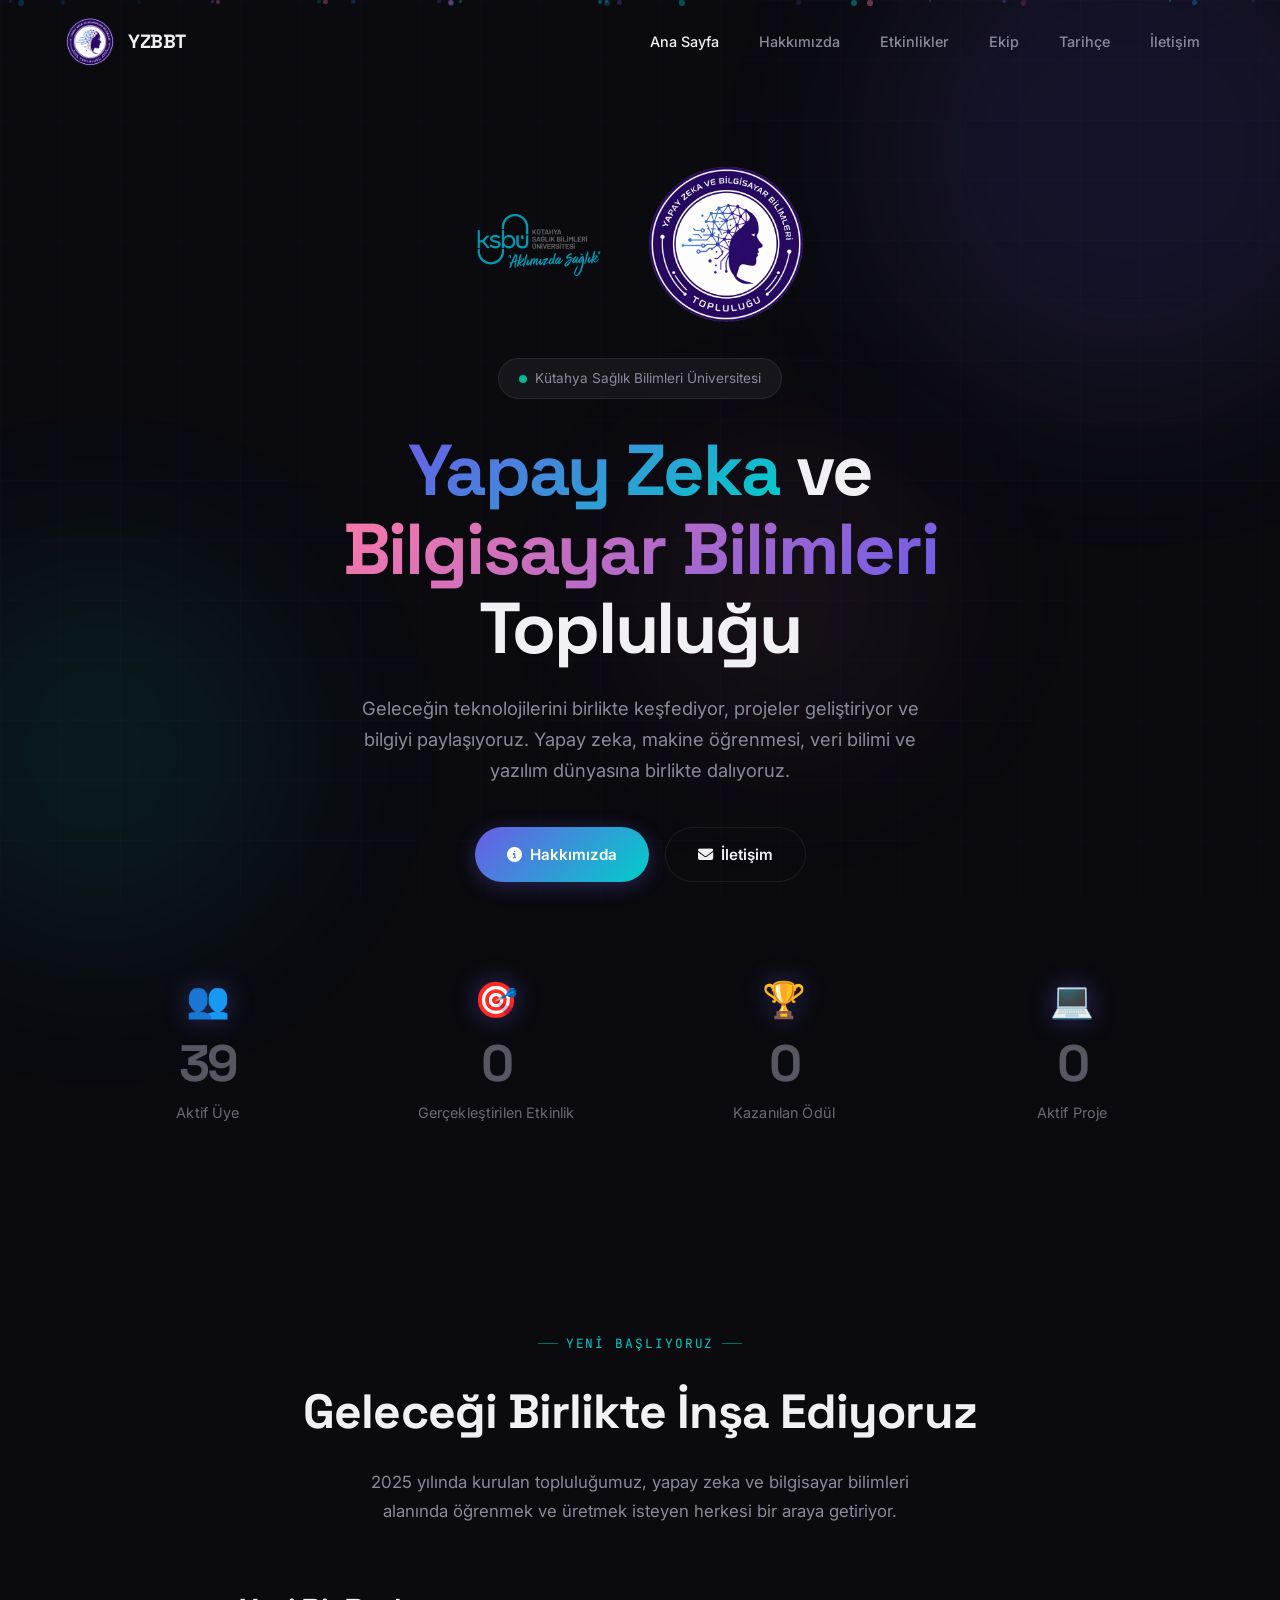
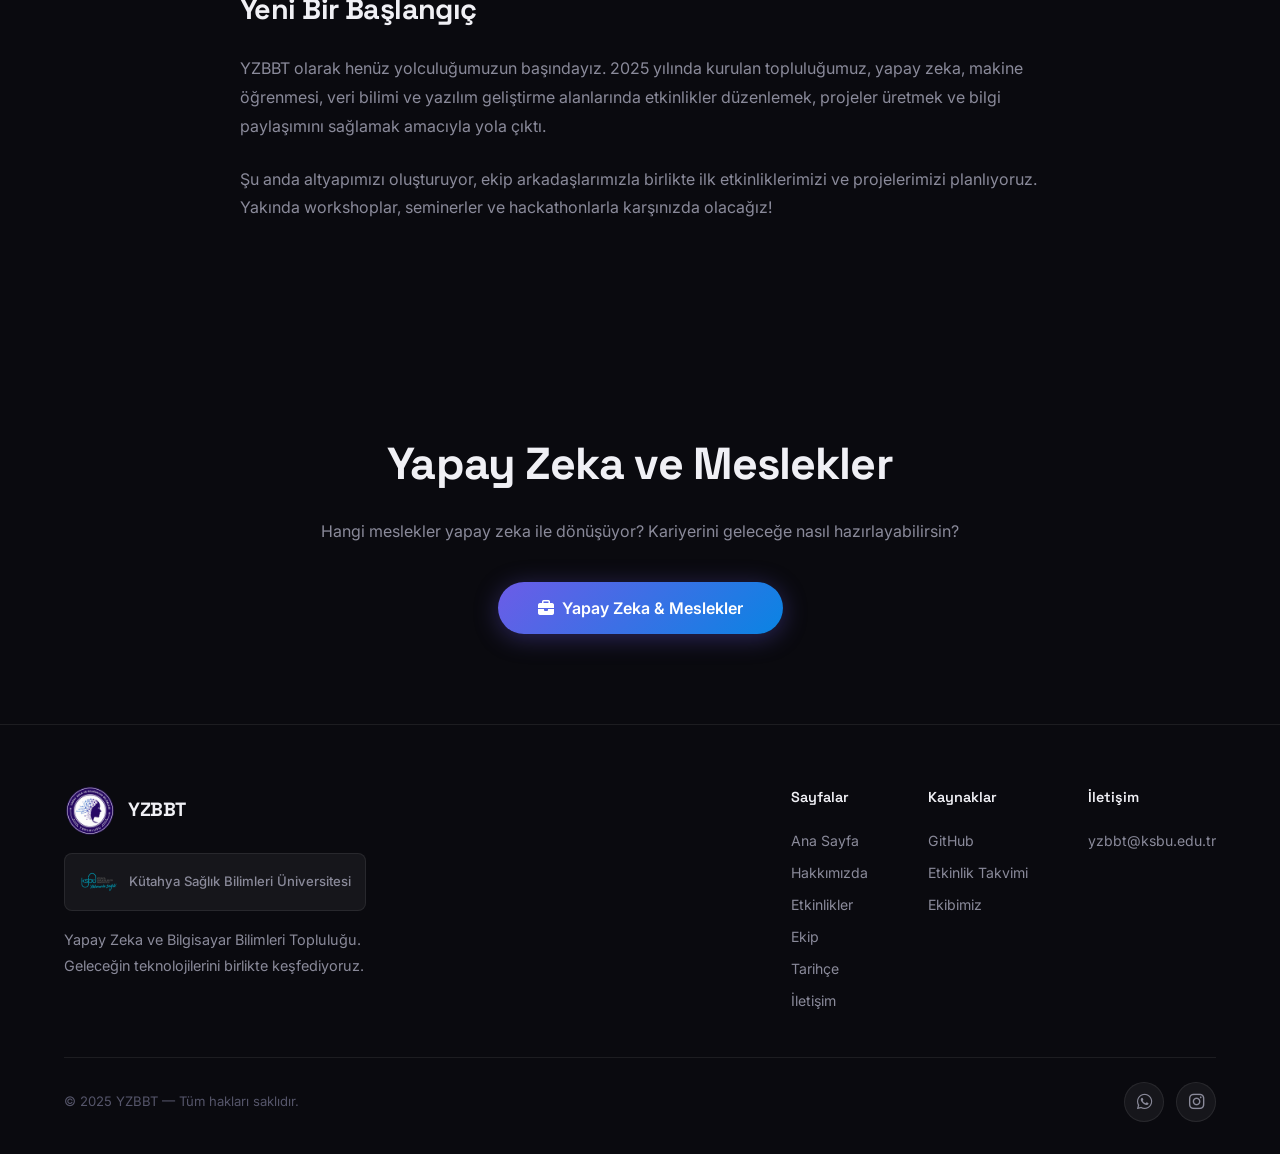
<file: index.html>
<!DOCTYPE html>
<html lang="tr">
<head>
  <meta charset="UTF-8">
  <meta name="viewport" content="width=device-width, initial-scale=1.0">
  <title>YZBBT — Yapay Zeka ve Bilgisayar Bilimleri Topluluğu</title>
  <meta name="description" content="Yapay Zeka ve Bilgisayar Bilimleri Topluluğu — Geleceği birlikte kodluyoruz. Etkinlikler, workshoplar, hackathonlar ve daha fazlası.">
  <meta name="keywords" content="yapay zeka, bilgisayar bilimleri, topluluk, üniversite, etkinlik, hackathon, workshop">

  <link rel="preconnect" href="https://fonts.googleapis.com">
  <link rel="preconnect" href="https://fonts.gstatic.com" crossorigin>
  <link href="https://fonts.googleapis.com/css2?family=Inter:wght@400;500;600;700&family=JetBrains+Mono:wght@400;500&family=Space+Grotesk:wght@500;600;700&display=swap" rel="stylesheet">

  <link rel="stylesheet" href="https://cdnjs.cloudflare.com/ajax/libs/font-awesome/6.5.1/css/all.min.css">

  <link rel="stylesheet" href="style.css">

  <link rel="icon" href="assets/topluluk-logo.png" type="image/png">
</head>
<body>

  <div class="bg-grid"></div>
  <div class="bg-orb bg-orb--1"></div>
  <div class="bg-orb bg-orb--2"></div>
  <div class="bg-orb bg-orb--3"></div>

  <nav class="navbar" id="navbar">
    <div class="container">
      <a href="index.html" class="nav-logo">
        <img src="assets/topluluk-logo.png" alt="YZBBT Logo" class="nav-logo-img">
        <span>YZBBT</span>
      </a>

      <div class="nav-links" id="navLinks">
        <a href="index.html">Ana Sayfa</a>
        <a href="hakkimizda.html">Hakkımızda</a>
        <a href="etkinlikler.html">Etkinlikler</a>
        <a href="ekip.html">Ekip</a>
        <a href="tarihce.html">Tarihçe</a>
        <a href="iletisim.html">İletişim</a>
      </div>

      <button class="nav-toggle" id="navToggle" aria-label="Menüyü aç">
        <span></span><span></span><span></span>
      </button>
    </div>
  </nav>

  <section class="hero" id="hero">
    <div class="hero-particles" id="particles"></div>
    <div class="container">
      <div class="hero-content">
        <div class="hero-logos">
          <a href="https://www.ksbu.edu.tr/defaultx" target="_blank"><img src="assets/ksbu-logo.png" alt="KSBÜ Logo" class="hero-logo hero-logo--uni"></a>
          <img src="assets/topluluk-logo.png" alt="YZBBT Logo" class="hero-logo hero-logo--community">
        </div>

        <div class="hero-badge">
          <span class="dot"></span>
          Kütahya Sağlık Bilimleri Üniversitesi
        </div>

        <h1>
          <span class="gradient-text">Yapay Zeka</span> ve<br>
          <span class="gradient-text-2">Bilgisayar Bilimleri</span><br>
          Topluluğu
        </h1>

        <p class="hero-description">
          Geleceğin teknolojilerini birlikte keşfediyor, projeler geliştiriyor ve bilgiyi paylaşıyoruz.
          Yapay zeka, makine öğrenmesi, veri bilimi ve yazılım dünyasına birlikte dalıyoruz.
        </p>

        <div class="hero-actions">
          <a href="hakkimizda.html" class="btn btn-primary">
            <i class="fas fa-info-circle"></i> Hakkımızda
          </a>
          <a href="iletisim.html" class="btn btn-outline">
            <i class="fas fa-envelope"></i> İletişim
          </a>
        </div>
      </div>
    </div>
  </section>

  <!-- ===== STATS / ACHIEVEMENTS ===== -->
  <section class="stats-section" id="stats">
    <div class="container">
      <div class="stats-container reveal-stagger">

        <div class="stat-card">
          <span class="stat-emoji">👥</span>
          <div class="stat-number" data-target="55">0</div>
          <div class="stat-label">Aktif Üye</div>
        </div>

        <div class="stat-card">
          <span class="stat-emoji">🎯</span>
          <div class="stat-number" data-target="0">0</div>
          <div class="stat-label">Gerçekleştirilen Etkinlik</div>
        </div>

        <div class="stat-card">
          <span class="stat-emoji">🏆</span>
          <div class="stat-number" data-target="0">0</div>
          <div class="stat-label">Kazanılan Ödül</div>
        </div>

        <div class="stat-card">
          <span class="stat-emoji">💻</span>
          <div class="stat-number" data-target="0">0</div>
          <div class="stat-label">Aktif Proje</div>
        </div>

      </div>
    </div>
  </section>

  <section class="about" id="about-home" style="padding: 60px 0 100px;">
    <div class="container">
      <div class="section-header reveal">
        <div class="section-tag">Yeni Başlıyoruz</div>
        <h2 class="section-title">Geleceği Birlikte İnşa Ediyoruz</h2>
        <p class="section-subtitle">2025 yılında kurulan topluluğumuz, yapay zeka ve bilgisayar bilimleri alanında öğrenmek ve üretmek isteyen herkesi bir araya getiriyor.</p>
      </div>

      <div class="about-grid">
        <div class="about-content reveal" style="grid-column: 1 / -1; max-width: 800px; margin: 0 auto;">
          <h3>Yeni Bir Başlangıç</h3>
          <p>
            YZBBT olarak henüz yolculuğumuzun başındayız. 2025 yılında kurulan topluluğumuz,
            yapay zeka, makine öğrenmesi, veri bilimi ve yazılım geliştirme alanlarında
            etkinlikler düzenlemek, projeler üretmek ve bilgi paylaşımını sağlamak amacıyla
            yola çıktı.
          </p>
          <p>
            Şu anda altyapımızı oluşturuyor, ekip arkadaşlarımızla birlikte ilk etkinliklerimizi
            ve projelerimizi planlıyoruz. Yakında workshoplar, seminerler ve hackathonlarla
            karşınızda olacağız!
          </p>
        </div>
      </div>
    </div>
  </section>

  <!-- ===== YAPAY ZEKA & MESLEKLER PROMO ===== -->
  <section class="yz-meslekler-promo reveal" id="yz-meslekler">
    <div class="container">
      <div class="yz-promo-inner">
        <h2 class="yz-promo-title">Yapay Zeka ve Meslekler</h2>
        <p class="yz-promo-desc">Hangi meslekler yapay zeka ile dönüşüyor? Kariyerini geleceğe nasıl hazırlayabilirsin?</p>
        <button class="btn yz-promo-btn" id="openYzPanel" aria-label="Yapay Zeka ve Meslekler panelini aç">
          <i class="fas fa-briefcase"></i> Yapay Zeka &amp; Meslekler
        </button>
      </div>
    </div>
  </section>

  <!-- ===== YZ-MESLEKLER OVERLAY PANEL ===== -->
  <div class="yz-overlay" id="yzOverlay" role="dialog" aria-modal="true" aria-label="Yapay Zekanın Dönüştürdüğü Meslekler">
    <div class="yz-panel">

      <!-- Arka plan filigran logo -->
      <div class="yz-watermark" aria-hidden="true">
        <img src="assets/topluluk-logo.png" alt="">
      </div>

      <!-- Panel Header -->
      <div class="yz-panel-header">
        <h2 class="yz-panel-main-title">Yapay Zekan&#305;n D&#246;n&#252;&#351;t&#252;rd&#252;&#287;&#252; Meslekler</h2>
        <button class="yz-close-btn" id="closeYzPanel" aria-label="Kapat">&#x2715; Kapat</button>
      </div>

      <!-- Sectors View -->
      <div class="yz-view" id="yzSectorsView">
        <div class="yz-sectors-grid" id="yzSectorsGrid">
          <!-- JS tarafından doldurulur -->
        </div>
      </div>

      <!-- Professions View -->
      <div class="yz-view yz-hidden" id="yzProfessionsView">
        <button class="yz-back-btn" id="yzBackBtn">&#8592; Geri D&#246;n</button>
        <h3 class="yz-sector-title" id="yzSectorTitle"></h3>
        <div class="yz-professions-grid" id="yzProfessionsGrid">
          <!-- JS tarafından doldurulur -->
        </div>
      </div>

      <!-- Detail View -->
      <div class="yz-view yz-hidden" id="yzDetailView">
        <button class="yz-back-btn" id="yzDetailBackBtn">&#8592; Geri D&#246;n</button>
        <div class="yz-detail-content" id="yzDetailContent">
          <!-- JS tarafından doldurulur -->
        </div>
      </div>

    </div>
  </div>

  <footer class="footer">
    <div class="container">
      <div class="footer-content">
        <div class="footer-brand">
          <a href="index.html" class="nav-logo">
            <img src="assets/topluluk-logo.png" alt="YZBBT Logo" class="nav-logo-img">
            <span>YZBBT</span>
          </a>
          <div class="footer-uni-badge">
            <a href="https://www.ksbu.edu.tr/defaultx" target="_blank"><img src="assets/ksbu-logo.png" alt="KSBÜ" class="footer-uni-logo"></a>
            <span>Kütahya Sağlık Bilimleri Üniversitesi</span>
          </div>
          <p>Yapay Zeka ve Bilgisayar Bilimleri Topluluğu. Geleceğin teknolojilerini birlikte keşfediyoruz.</p>
        </div>

        <div class="footer-links">
          <div class="footer-links-group">
            <h4>Sayfalar</h4>
            <a href="index.html">Ana Sayfa</a>
            <a href="hakkimizda.html">Hakkımızda</a>
            <a href="etkinlikler.html">Etkinlikler</a>
            <a href="ekip.html">Ekip</a>
            <a href="tarihce.html">Tarihçe</a>
            <a href="iletisim.html">İletişim</a>
          </div>
          <div class="footer-links-group">
            <h4>Kaynaklar</h4>
            <a href="https://github.com/AlperenYldrm2406/YZBBT-website2.0-" target="_blank">GitHub</a>
            <a href="etkinlikler.html">Etkinlik Takvimi</a>
            <a href="ekip.html">Ekibimiz</a>
          </div>
          <div class="footer-links-group">
            <h4>İletişim</h4>
            <a href="mailto:yzbbt@ksbu.edu.tr">yzbbt@ksbu.edu.tr</a>
          </div>
        </div>
      </div>

      <div class="footer-bottom">
        <span>&copy; 2025 YZBBT — Tüm hakları saklıdır.</span>
        <div class="footer-socials">
          <a href="https://whatsapp.com/channel/" target="_blank" aria-label="WhatsApp"><i class="fab fa-whatsapp"></i></a>
          <a href="https://www.instagram.com" target="_blank" aria-label="Instagram"><i class="fab fa-instagram"></i></a>
        </div>
      </div>
    </div>
  </footer>

  <script src="members.js"></script>
  <script src="data.js"></script>
  <script src="script.js"></script>
</body>
</html>
</file>
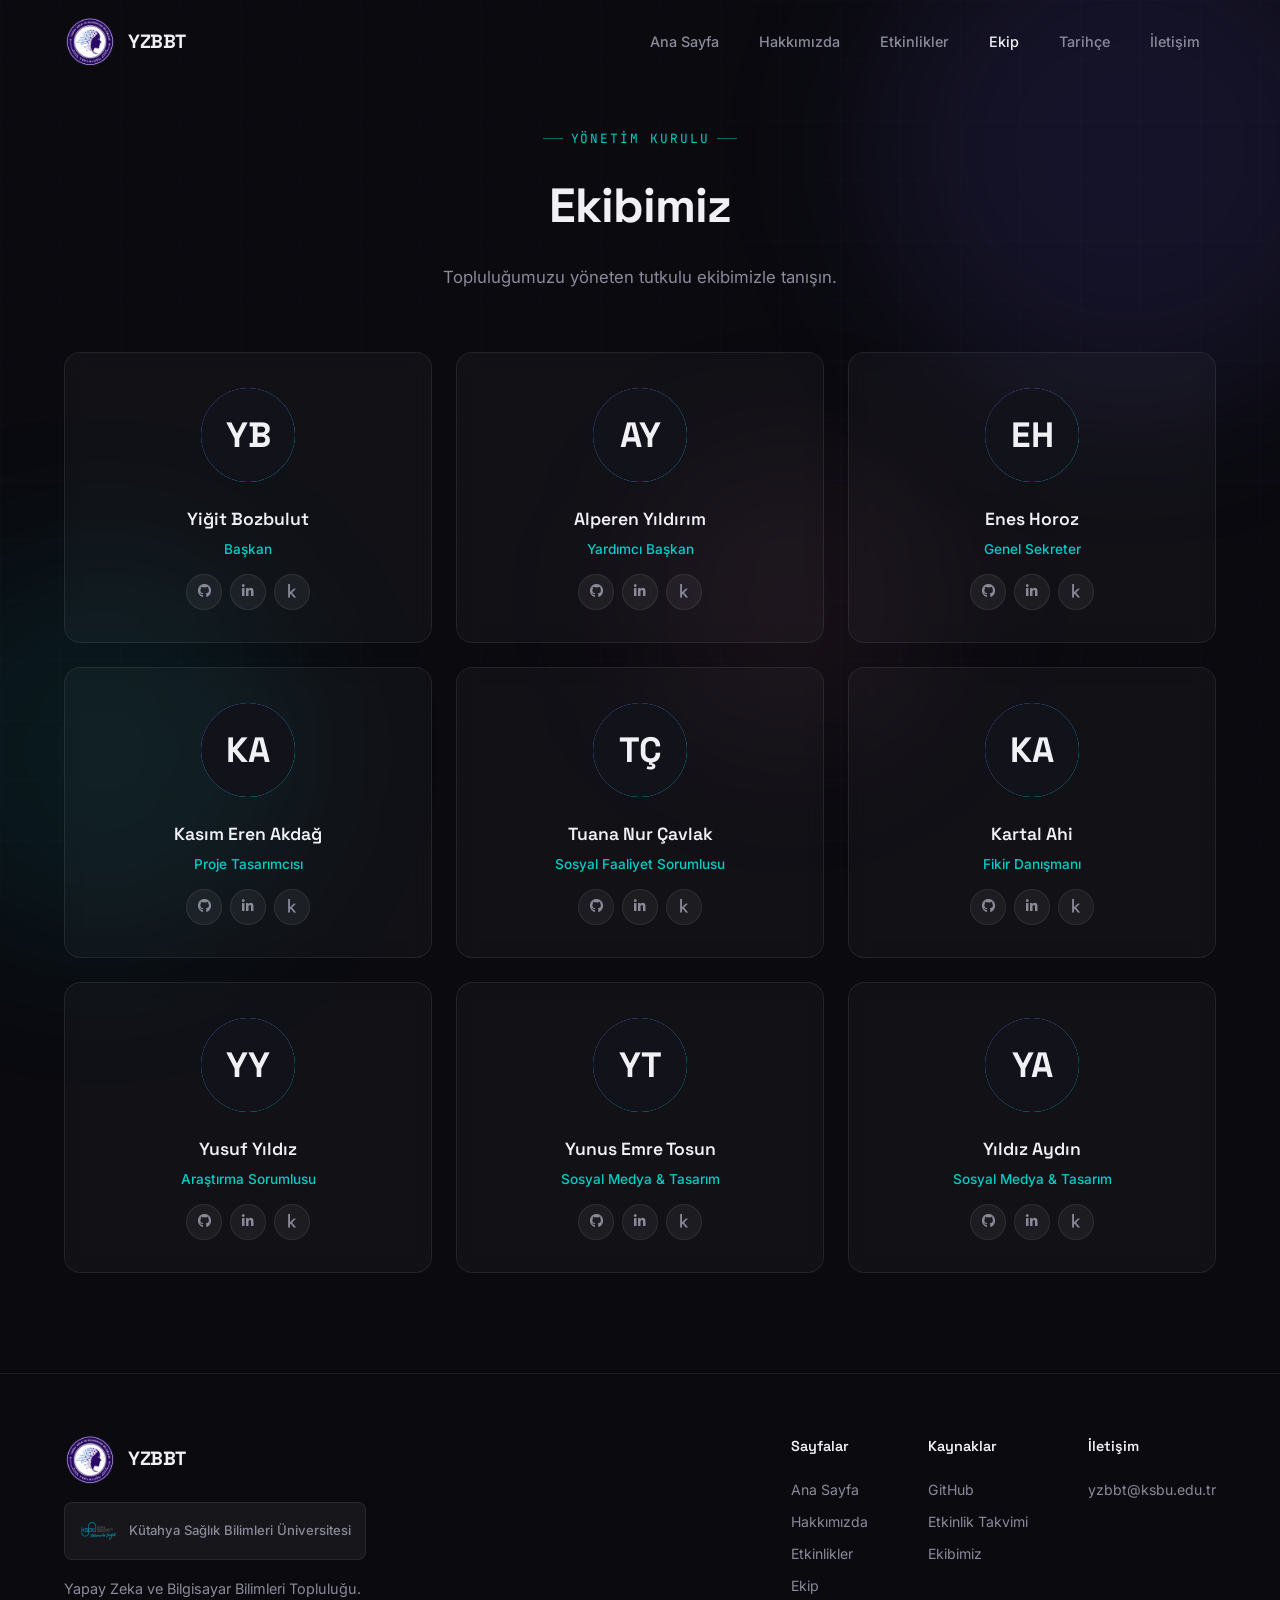
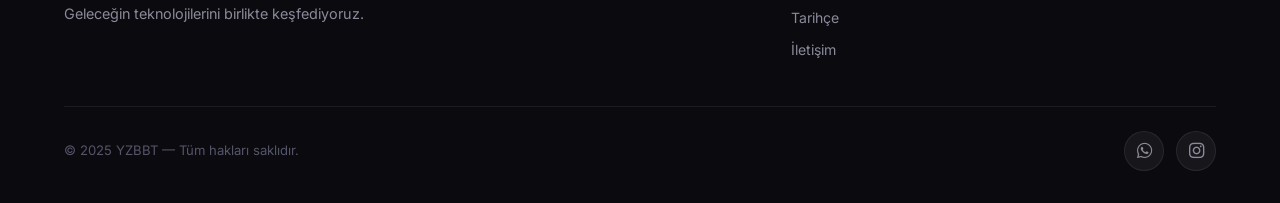
<file: ekip.html>
<!DOCTYPE html>
<html lang="tr">
<head>
  <meta charset="UTF-8">
  <meta name="viewport" content="width=device-width, initial-scale=1.0">
  <title>Ekip — YZBBT</title>
  <meta name="description" content="YZBBT yönetim kurulu ve ekibiyle tanışın.">

  <link rel="preconnect" href="https://fonts.googleapis.com">
  <link rel="preconnect" href="https://fonts.gstatic.com" crossorigin>
  <link href="https://fonts.googleapis.com/css2?family=Inter:wght@400;500;600;700&family=JetBrains+Mono:wght@400;500&family=Space+Grotesk:wght@500;600;700&display=swap" rel="stylesheet">

  <link rel="stylesheet" href="https://cdnjs.cloudflare.com/ajax/libs/font-awesome/6.5.1/css/all.min.css">

  <link rel="stylesheet" href="style.css">

  <link rel="icon" href="assets/topluluk-logo.png" type="image/png">
</head>
<body>

  <div class="bg-grid"></div>
  <div class="bg-orb bg-orb--1"></div>
  <div class="bg-orb bg-orb--2"></div>
  <div class="bg-orb bg-orb--3"></div>

  <nav class="navbar" id="navbar">
    <div class="container">
      <a href="index.html" class="nav-logo">
        <img src="assets/topluluk-logo.png" alt="YZBBT Logo" class="nav-logo-img">
        <span>YZBBT</span>
      </a>

      <div class="nav-links" id="navLinks">
        <a href="index.html">Ana Sayfa</a>
        <a href="hakkimizda.html">Hakkımızda</a>
        <a href="etkinlikler.html">Etkinlikler</a>
        <a href="ekip.html">Ekip</a>
        <a href="tarihce.html">Tarihçe</a>
        <a href="iletisim.html">İletişim</a>
      </div>

      <button class="nav-toggle" id="navToggle" aria-label="Menüyü aç">
        <span></span><span></span><span></span>
      </button>
    </div>
  </nav>

  <section class="team" id="ekip" style="padding-top: 120px;">
    <div class="container">
      <div class="section-header reveal">
        <div class="section-tag">Yönetim Kurulu</div>
        <h2 class="section-title">Ekibimiz</h2>
        <p class="section-subtitle">Topluluğumuzu yöneten tutkulu ekibimizle tanışın.</p>
      </div>

      <div class="team-grid reveal-stagger" id="teamGrid">
        <div class="team-card">
          <div class="team-card-avatar">
            <div class="avatar-placeholder">YB</div>
          </div>
          <div class="team-card-name">Yiğit Bozbulut</div>
          <div class="team-card-role">Başkan</div>
          <div class="team-card-socials">
            <a href="https://github.com/yigitbozbulut657" target="_blank" aria-label="GitHub"><i class="fab fa-github"></i></a>
            <a href="https://www.linkedin.com/in/yi%C4%9Fit-bozbulut-1b034332b" target="_blank" aria-label="LinkedIn"><i class="fab fa-linkedin-in"></i></a>
            <a href="https://www.kaggle.com/yiitbozbulut" target="_blank" aria-label="Kaggle" class="kaggle-btn"><i class="fab fa-kaggle"></i></a>
          </div>
        </div>

        <div class="team-card">
          <div class="team-card-avatar">
            <div class="avatar-placeholder">AY</div>
          </div>
          <div class="team-card-name">Alperen Yıldırım</div>
          <div class="team-card-role">Yardımcı Başkan</div>
          <div class="team-card-socials">
            <a href="https://github.com/AlperenYldrm2406" target="_blank" aria-label="GitHub"><i class="fab fa-github"></i></a>
            <a href="https://www.linkedin.com/in/alperen-yildirim-084969353" target="_blank" aria-label="LinkedIn"><i class="fab fa-linkedin-in"></i></a>
            <a href="https://www.kaggle.com/alpernyldrm" target="_blank" aria-label="Kaggle" class="kaggle-btn"><i class="fab fa-kaggle"></i></a>
          </div>
        </div>

        <div class="team-card">
          <div class="team-card-avatar">
            <div class="avatar-placeholder">EH</div>
          </div>
          <div class="team-card-name">Enes Horoz</div>
          <div class="team-card-role">Genel Sekreter</div>
          <div class="team-card-socials">
            <a href="https://github.com/Horoz-Enes" target="_blank" aria-label="GitHub"><i class="fab fa-github"></i></a>
            <a href="https://www.linkedin.com/in/enes-horoz-416949422/" target="_blank" aria-label="LinkedIn"><i class="fab fa-linkedin-in"></i></a>
            <a href="https://www.kaggle.com/eneshoroz" target="_blank" aria-label="Kaggle" class="kaggle-btn"><i class="fab fa-kaggle"></i></a>
          </div>
        </div>

        <div class="team-card">
          <div class="team-card-avatar">
            <div class="avatar-placeholder">KA</div>
          </div>
          <div class="team-card-name">Kasım Eren Akdağ</div>
          <div class="team-card-role">Proje Tasarımcısı</div>
          <div class="team-card-socials">
            <a href="https://github.com/Eren-TheDeveloper" target="_blank" aria-label="GitHub"><i class="fab fa-github"></i></a>
            <a href="https://tr.linkedin.com/in/kas%C4%B1m-eren-akda%C4%9F-035562416" target="_blank" aria-label="LinkedIn"><i class="fab fa-linkedin-in"></i></a>
            <a href="https://www.kaggle.com/kerenakdag" target="_blank" aria-label="Kaggle" class="kaggle-btn"><i class="fab fa-kaggle"></i></a>
          </div>
        </div>

        <div class="team-card">
          <div class="team-card-avatar">
            <div class="avatar-placeholder">TÇ</div>
          </div>
          <div class="team-card-name">Tuana Nur Çavlak</div>
          <div class="team-card-role">Sosyal Faaliyet Sorumlusu</div>
          <div class="team-card-socials">
            <a href="https://github.com/tuanacavlak" target="_blank" aria-label="GitHub"><i class="fab fa-github"></i></a>
            <a href="https://tr.linkedin.com/in/tuana-cavlak-b3b97a386" target="_blank" aria-label="LinkedIn"><i class="fab fa-linkedin-in"></i></a>
            <a href="https://www.kaggle.com/tuanacavlak" target="_blank" aria-label="Kaggle" class="kaggle-btn"><i class="fab fa-kaggle"></i></a>
          </div>
        </div>

        <div class="team-card">
          <div class="team-card-avatar">
            <div class="avatar-placeholder">KA</div>
          </div>
          <div class="team-card-name">Kartal Ahi</div>
          <div class="team-card-role">Fikir Danışmanı</div>
          <div class="team-card-socials">
            <a href="https://github.com/Kartal-Ahi" target="_blank" aria-label="GitHub"><i class="fab fa-github"></i></a>
            <a href="https://www.linkedin.com/in/kartal-ahi-098924422/" target="_blank" aria-label="LinkedIn"><i class="fab fa-linkedin-in"></i></a>
            <a href="https://www.kaggle.com/kartalahi" target="_blank" aria-label="Kaggle" class="kaggle-btn"><i class="fab fa-kaggle"></i></a>
          </div>
        </div>

        <div class="team-card">
          <div class="team-card-avatar">
            <div class="avatar-placeholder">YY</div>
          </div>
          <div class="team-card-name">Yusuf Yıldız</div>
          <div class="team-card-role">Araştırma Sorumlusu</div>
          <div class="team-card-socials">
            <a href="https://github.com/Fall-Of-Cybertron" target="_blank" aria-label="GitHub"><i class="fab fa-github"></i></a>
            <a href="https://www.linkedin.com/in/fall-of-cybertron" target="_blank" aria-label="LinkedIn"><i class="fab fa-linkedin-in"></i></a>
            <a href="https://www.kaggle.com/fallofcybertron" target="_blank" aria-label="Kaggle" class="kaggle-btn"><i class="fab fa-kaggle"></i></a>
          </div>
        </div>

        <div class="team-card">
          <div class="team-card-avatar">
            <div class="avatar-placeholder">YT</div>
          </div>
          <div class="team-card-name">Yunus Emre Tosun</div>
          <div class="team-card-role">Sosyal Medya & Tasarım</div>
          <div class="team-card-socials">
            <a href="https://github.com/yunusemre3922" target="_blank" aria-label="GitHub"><i class="fab fa-github"></i></a>
            <a href="https://www.linkedin.com/in/yunus-emre-tosun-58062a423/" target="_blank" aria-label="LinkedIn"><i class="fab fa-linkedin-in"></i></a>
            <a href="https://www.kaggle.com/yunusemretosun" target="_blank" aria-label="Kaggle" class="kaggle-btn"><i class="fab fa-kaggle"></i></a>
          </div>
        </div>

        <div class="team-card">
          <div class="team-card-avatar">
            <div class="avatar-placeholder">YA</div>
          </div>
          <div class="team-card-name">Yıldız Aydın</div>
          <div class="team-card-role">Sosyal Medya & Tasarım</div>
          <div class="team-card-socials">
            <a href="https://github.com/yildiz777" target="_blank" aria-label="GitHub"><i class="fab fa-github"></i></a>
            <a href="https://www.linkedin.com/in/yildiz-aydin-6840b6397" target="_blank" aria-label="LinkedIn"><i class="fab fa-linkedin-in"></i></a>
            <a href="https://www.kaggle.com/yildizaydn" target="_blank" aria-label="Kaggle" class="kaggle-btn"><i class="fab fa-kaggle"></i></a>
          </div>
        </div>
      </div>
    </div>
  </section>

  <footer class="footer">
    <div class="container">
      <div class="footer-content">
        <div class="footer-brand">
          <a href="index.html" class="nav-logo">
            <img src="assets/topluluk-logo.png" alt="YZBBT Logo" class="nav-logo-img">
            <span>YZBBT</span>
          </a>
          <div class="footer-uni-badge">
            <a href="https://www.ksbu.edu.tr/defaultx" target="_blank"><img src="assets/ksbu-logo.png" alt="KSBÜ" class="footer-uni-logo"></a>
            <span>Kütahya Sağlık Bilimleri Üniversitesi</span>
          </div>
          <p>Yapay Zeka ve Bilgisayar Bilimleri Topluluğu. Geleceğin teknolojilerini birlikte keşfediyoruz.</p>
        </div>

        <div class="footer-links">
          <div class="footer-links-group">
            <h4>Sayfalar</h4>
            <a href="index.html">Ana Sayfa</a>
            <a href="hakkimizda.html">Hakkımızda</a>
            <a href="etkinlikler.html">Etkinlikler</a>
            <a href="ekip.html">Ekip</a>
            <a href="tarihce.html">Tarihçe</a>
            <a href="iletisim.html">İletişim</a>
          </div>
          <div class="footer-links-group">
            <h4>Kaynaklar</h4>
            <a href="https://github.com/AlperenYldrm2406/YZBBT-website2.0-" target="_blank">GitHub</a>
            <a href="etkinlikler.html">Etkinlik Takvimi</a>
            <a href="ekip.html">Ekibimiz</a>
          </div>
          <div class="footer-links-group">
            <h4>İletişim</h4>
            <a href="mailto:yzbbt@ksbu.edu.tr">yzbbt@ksbu.edu.tr</a>
          </div>
        </div>
      </div>

      <div class="footer-bottom">
        <span>&copy; 2025 YZBBT — Tüm hakları saklıdır.</span>
        <div class="footer-socials">
          <a href="https://whatsapp.com/channel/" target="_blank" aria-label="WhatsApp"><i class="fab fa-whatsapp"></i></a>
          <a href="https://www.instagram.com" target="_blank" aria-label="Instagram"><i class="fab fa-instagram"></i></a>
        </div>
      </div>
    </div>
  </footer>

  <script src="members.js"></script>
  <script src="script.js"></script>
</body>
</html>
</file>
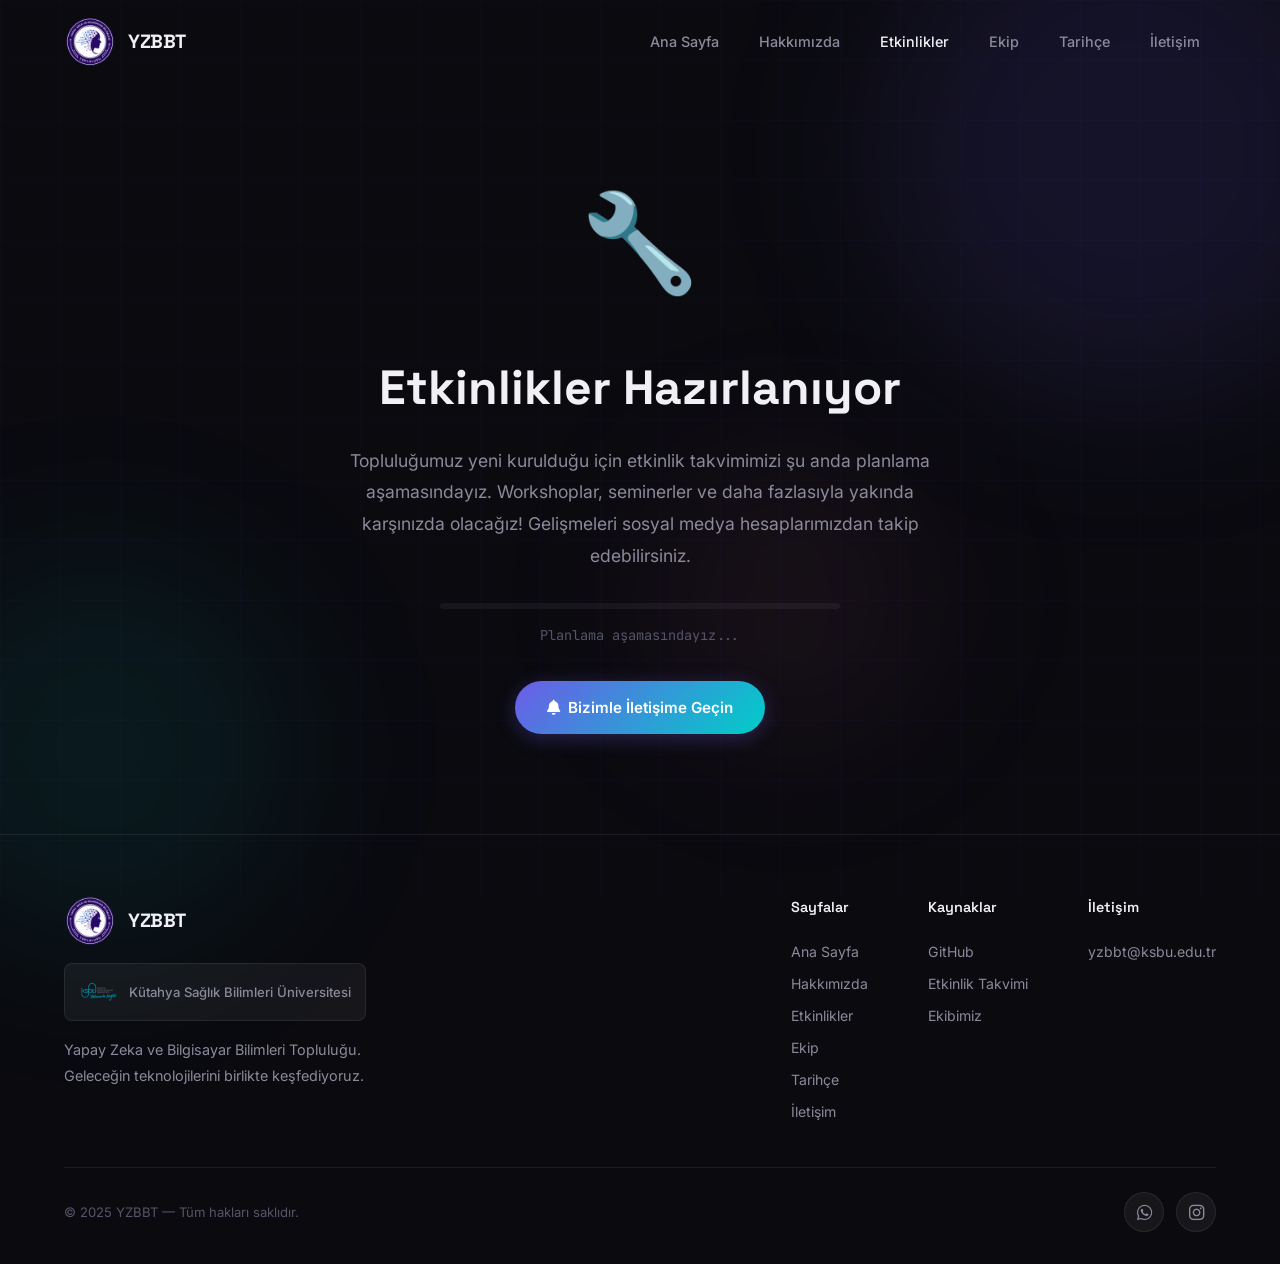
<file: etkinlikler.html>
<!DOCTYPE html>
<html lang="tr">
<head>
  <meta charset="UTF-8">
  <meta name="viewport" content="width=device-width, initial-scale=1.0">
  <title>Etkinlikler — YZBBT</title>
  <meta name="description" content="YZBBT etkinlikleri — Yakında harika etkinliklerle karşınızdayız.">

  <link rel="preconnect" href="https://fonts.googleapis.com">
  <link rel="preconnect" href="https://fonts.gstatic.com" crossorigin>
  <link href="https://fonts.googleapis.com/css2?family=Inter:wght@400;500;600;700&family=JetBrains+Mono:wght@400;500&family=Space+Grotesk:wght@500;600;700&display=swap" rel="stylesheet">

  <link rel="stylesheet" href="https://cdnjs.cloudflare.com/ajax/libs/font-awesome/6.5.1/css/all.min.css">

  <link rel="stylesheet" href="style.css">

  <link rel="icon" href="assets/topluluk-logo.png" type="image/png">
</head>
<body>

  <div class="bg-grid"></div>
  <div class="bg-orb bg-orb--1"></div>
  <div class="bg-orb bg-orb--2"></div>
  <div class="bg-orb bg-orb--3"></div>

  <nav class="navbar" id="navbar">
    <div class="container">
      <a href="index.html" class="nav-logo">
        <img src="assets/topluluk-logo.png" alt="YZBBT Logo" class="nav-logo-img">
        <span>YZBBT</span>
      </a>

      <div class="nav-links" id="navLinks">
        <a href="index.html">Ana Sayfa</a>
        <a href="hakkimizda.html">Hakkımızda</a>
        <a href="etkinlikler.html">Etkinlikler</a>
        <a href="ekip.html">Ekip</a>
        <a href="tarihce.html">Tarihçe</a>
        <a href="iletisim.html">İletişim</a>
      </div>

      <button class="nav-toggle" id="navToggle" aria-label="Menüyü aç">
        <span></span><span></span><span></span>
      </button>
    </div>
  </nav>

  <section class="maintenance">
    <div class="container">
      <div class="maintenance-content reveal">
        <span class="maintenance-icon">🔧</span>
        <h2>Etkinlikler Hazırlanıyor</h2>
        <p>
          Topluluğumuz yeni kurulduğu için etkinlik takvimimizi şu anda planlama
          aşamasındayız. Workshoplar, seminerler ve daha fazlasıyla yakında
          karşınızda olacağız! Gelişmeleri sosyal medya hesaplarımızdan takip edebilirsiniz.
        </p>

        <div class="maintenance-progress">
          <div class="progress-bar">
            <div class="progress-bar-fill"></div>
          </div>
          <span class="progress-text">Planlama aşamasındayız...</span>
        </div>

        <a href="iletisim.html" class="btn btn-primary">
          <i class="fas fa-bell"></i> Bizimle İletişime Geçin
        </a>
      </div>
    </div>
  </section>

  <footer class="footer">
    <div class="container">
      <div class="footer-content">
        <div class="footer-brand">
          <a href="index.html" class="nav-logo">
            <img src="assets/topluluk-logo.png" alt="YZBBT Logo" class="nav-logo-img">
            <span>YZBBT</span>
          </a>
          <div class="footer-uni-badge">
            <a href="https://www.ksbu.edu.tr/defaultx" target="_blank"><img src="assets/ksbu-logo.png" alt="KSBÜ" class="footer-uni-logo"></a>
            <span>Kütahya Sağlık Bilimleri Üniversitesi</span>
          </div>
          <p>Yapay Zeka ve Bilgisayar Bilimleri Topluluğu. Geleceğin teknolojilerini birlikte keşfediyoruz.</p>
        </div>

        <div class="footer-links">
          <div class="footer-links-group">
            <h4>Sayfalar</h4>
            <a href="index.html">Ana Sayfa</a>
            <a href="hakkimizda.html">Hakkımızda</a>
            <a href="etkinlikler.html">Etkinlikler</a>
            <a href="ekip.html">Ekip</a>
            <a href="tarihce.html">Tarihçe</a>
            <a href="iletisim.html">İletişim</a>
          </div>
          <div class="footer-links-group">
            <h4>Kaynaklar</h4>
            <a href="https://github.com/AlperenYldrm2406/YZBBT-website2.0-" target="_blank">GitHub</a>
            <a href="etkinlikler.html">Etkinlik Takvimi</a>
            <a href="ekip.html">Ekibimiz</a>
          </div>
          <div class="footer-links-group">
            <h4>İletişim</h4>
            <a href="mailto:yzbbt@ksbu.edu.tr">yzbbt@ksbu.edu.tr</a>
          </div>
        </div>
      </div>

      <div class="footer-bottom">
        <span>&copy; 2025 YZBBT — Tüm hakları saklıdır.</span>
        <div class="footer-socials">
          <a href="https://whatsapp.com/channel/" target="_blank" aria-label="WhatsApp"><i class="fab fa-whatsapp"></i></a>
          <a href="https://www.instagram.com" target="_blank" aria-label="Instagram"><i class="fab fa-instagram"></i></a>
        </div>
      </div>
    </div>
  </footer>

  <script src="members.js"></script>
  <script src="script.js"></script>
</body>
</html>
</file>
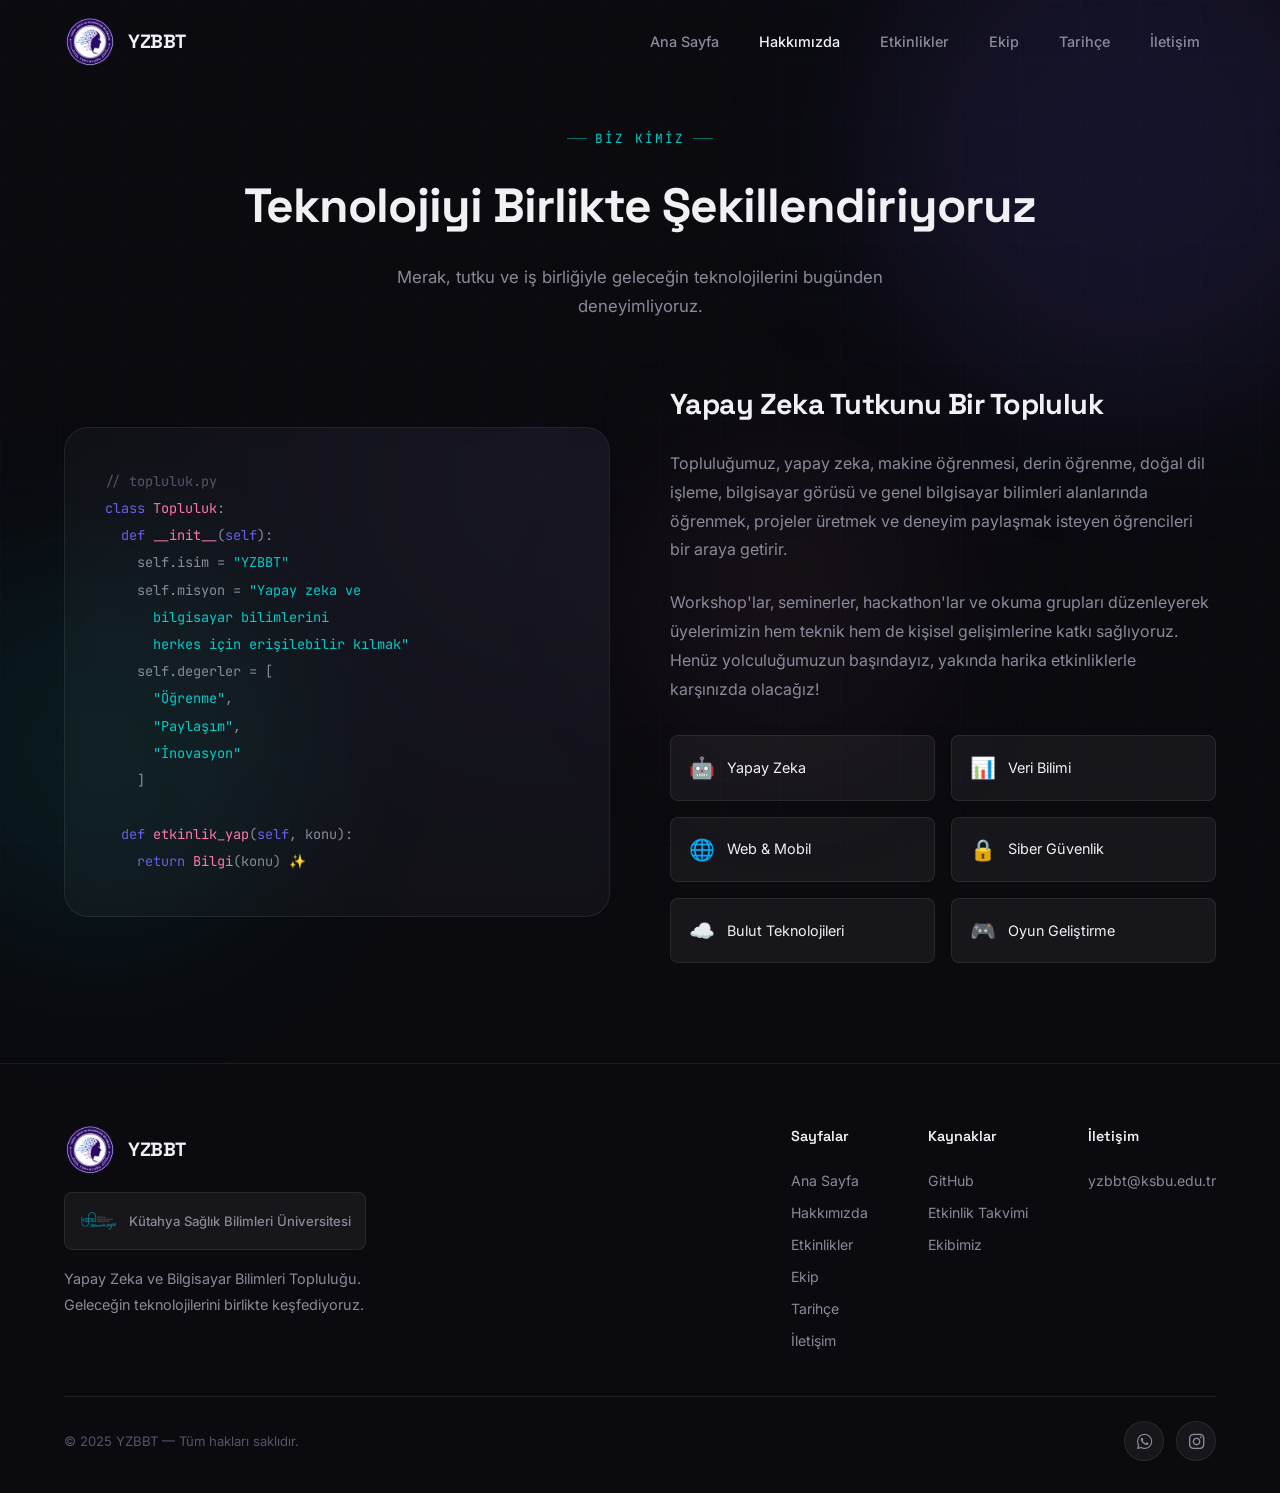
<file: hakkimizda.html>
<!DOCTYPE html>
<html lang="tr">
<head>
  <meta charset="UTF-8">
  <meta name="viewport" content="width=device-width, initial-scale=1.0">
  <title>Hakkımızda — YZBBT</title>
  <meta name="description" content="Yapay Zeka ve Bilgisayar Bilimleri Topluluğu — Geleceği birlikte kodluyoruz.">
  <meta name="keywords" content="yapay zeka, bilgisayar bilimleri, topluluk, üniversite, etkinlik, hackathon, workshop">

  <link rel="preconnect" href="https://fonts.googleapis.com">
  <link rel="preconnect" href="https://fonts.gstatic.com" crossorigin>
  <link href="https://fonts.googleapis.com/css2?family=Inter:wght@400;500;600;700&family=JetBrains+Mono:wght@400;500&family=Space+Grotesk:wght@500;600;700&display=swap" rel="stylesheet">

  <link rel="stylesheet" href="https://cdnjs.cloudflare.com/ajax/libs/font-awesome/6.5.1/css/all.min.css">

  <link rel="stylesheet" href="style.css">

  <link rel="icon" href="assets/topluluk-logo.png" type="image/png">
</head>
<body>

  <div class="bg-grid"></div>
  <div class="bg-orb bg-orb--1"></div>
  <div class="bg-orb bg-orb--2"></div>
  <div class="bg-orb bg-orb--3"></div>

  <nav class="navbar" id="navbar">
    <div class="container">
      <a href="index.html" class="nav-logo">
        <img src="assets/topluluk-logo.png" alt="YZBBT Logo" class="nav-logo-img">
        <span>YZBBT</span>
      </a>

      <div class="nav-links" id="navLinks">
        <a href="index.html">Ana Sayfa</a>
        <a href="hakkimizda.html">Hakkımızda</a>
        <a href="etkinlikler.html">Etkinlikler</a>
        <a href="ekip.html">Ekip</a>
        <a href="tarihce.html">Tarihçe</a>
        <a href="iletisim.html">İletişim</a>
      </div>

      <button class="nav-toggle" id="navToggle" aria-label="Menüyü aç">
        <span></span><span></span><span></span>
      </button>
    </div>
  </nav>

  <section class="about" id="hakkimizda" style="padding-top: 120px;">
    <div class="container">
      <div class="section-header reveal">
        <div class="section-tag">Biz Kimiz</div>
        <h2 class="section-title">Teknolojiyi Birlikte Şekillendiriyoruz</h2>
        <p class="section-subtitle">Merak, tutku ve iş birliğiyle geleceğin teknolojilerini bugünden deneyimliyoruz.</p>
      </div>

      <div class="about-grid">
        <div class="about-visual reveal">
          <div class="about-visual-card">
            <div class="code-block">
              <span class="comment">// topluluk.py</span><br>
              <span class="keyword">class</span> <span class="func">Topluluk</span>:<br>
              &nbsp;&nbsp;<span class="keyword">def</span> <span class="func">__init__</span>(<span class="keyword">self</span>):<br>
              &nbsp;&nbsp;&nbsp;&nbsp;self.isim = <span class="string">"YZBBT"</span><br>
              &nbsp;&nbsp;&nbsp;&nbsp;self.misyon = <span class="string">"Yapay zeka ve<br>&nbsp;&nbsp;&nbsp;&nbsp;&nbsp;&nbsp;bilgisayar bilimlerini<br>&nbsp;&nbsp;&nbsp;&nbsp;&nbsp;&nbsp;herkes için erişilebilir kılmak"</span><br>
              &nbsp;&nbsp;&nbsp;&nbsp;self.degerler = [<br>
              &nbsp;&nbsp;&nbsp;&nbsp;&nbsp;&nbsp;<span class="string">"Öğrenme"</span>,<br>
              &nbsp;&nbsp;&nbsp;&nbsp;&nbsp;&nbsp;<span class="string">"Paylaşım"</span>,<br>
              &nbsp;&nbsp;&nbsp;&nbsp;&nbsp;&nbsp;<span class="string">"İnovasyon"</span><br>
              &nbsp;&nbsp;&nbsp;&nbsp;]<br><br>
              &nbsp;&nbsp;<span class="keyword">def</span> <span class="func">etkinlik_yap</span>(<span class="keyword">self</span>, konu):<br>
              &nbsp;&nbsp;&nbsp;&nbsp;<span class="keyword">return</span> <span class="func">Bilgi</span>(konu) ✨<br>
            </div>
          </div>
        </div>

        <div class="about-content reveal">
          <h3>Yapay Zeka Tutkunu Bir Topluluk</h3>
          <p>
            Topluluğumuz, yapay zeka, makine öğrenmesi, derin öğrenme, doğal dil işleme,
            bilgisayar görüsü ve genel bilgisayar bilimleri alanlarında öğrenmek,
            projeler üretmek ve deneyim paylaşmak isteyen öğrencileri bir araya getirir.
          </p>
          <p>
            Workshop'lar, seminerler, hackathon'lar ve okuma grupları düzenleyerek
            üyelerimizin hem teknik hem de kişisel gelişimlerine katkı sağlıyoruz.
            Henüz yolculuğumuzun başındayız, yakında harika etkinliklerle karşınızda olacağız!
          </p>

          <div class="about-features">
            <div class="about-feature">
              <span class="about-feature-icon">🤖</span>
              <span>Yapay Zeka</span>
            </div>
            <div class="about-feature">
              <span class="about-feature-icon">📊</span>
              <span>Veri Bilimi</span>
            </div>
            <div class="about-feature">
              <span class="about-feature-icon">🌐</span>
              <span>Web & Mobil</span>
            </div>
            <div class="about-feature">
              <span class="about-feature-icon">🔒</span>
              <span>Siber Güvenlik</span>
            </div>
            <div class="about-feature">
              <span class="about-feature-icon">☁️</span>
              <span>Bulut Teknolojileri</span>
            </div>
            <div class="about-feature">
              <span class="about-feature-icon">🎮</span>
              <span>Oyun Geliştirme</span>
            </div>
          </div>
        </div>
      </div>
    </div>
  </section>

  <footer class="footer">
    <div class="container">
      <div class="footer-content">
        <div class="footer-brand">
          <a href="index.html" class="nav-logo">
            <img src="assets/topluluk-logo.png" alt="YZBBT Logo" class="nav-logo-img">
            <span>YZBBT</span>
          </a>
          <div class="footer-uni-badge">
            <a href="https://www.ksbu.edu.tr/defaultx" target="_blank"><img src="assets/ksbu-logo.png" alt="KSBÜ" class="footer-uni-logo"></a>
            <span>Kütahya Sağlık Bilimleri Üniversitesi</span>
          </div>
          <p>Yapay Zeka ve Bilgisayar Bilimleri Topluluğu. Geleceğin teknolojilerini birlikte keşfediyoruz.</p>
        </div>

        <div class="footer-links">
          <div class="footer-links-group">
            <h4>Sayfalar</h4>
            <a href="index.html">Ana Sayfa</a>
            <a href="hakkimizda.html">Hakkımızda</a>
            <a href="etkinlikler.html">Etkinlikler</a>
            <a href="ekip.html">Ekip</a>
            <a href="tarihce.html">Tarihçe</a>
            <a href="iletisim.html">İletişim</a>
          </div>
          <div class="footer-links-group">
            <h4>Kaynaklar</h4>
            <a href="https://github.com/AlperenYldrm2406/YZBBT-website2.0-" target="_blank">GitHub</a>
            <a href="etkinlikler.html">Etkinlik Takvimi</a>
            <a href="ekip.html">Ekibimiz</a>
          </div>
          <div class="footer-links-group">
            <h4>İletişim</h4>
            <a href="mailto:yzbbt@ksbu.edu.tr">yzbbt@ksbu.edu.tr</a>
          </div>
        </div>
      </div>

      <div class="footer-bottom">
        <span>&copy; 2025 YZBBT — Tüm hakları saklıdır.</span>
        <div class="footer-socials">
          <a href="https://whatsapp.com/channel/" target="_blank" aria-label="WhatsApp"><i class="fab fa-whatsapp"></i></a>
          <a href="https://www.instagram.com" target="_blank" aria-label="Instagram"><i class="fab fa-instagram"></i></a>
        </div>
      </div>
    </div>
  </footer>

  <script src="members.js"></script>
  <script src="script.js"></script>
</body>
</html>
</file>
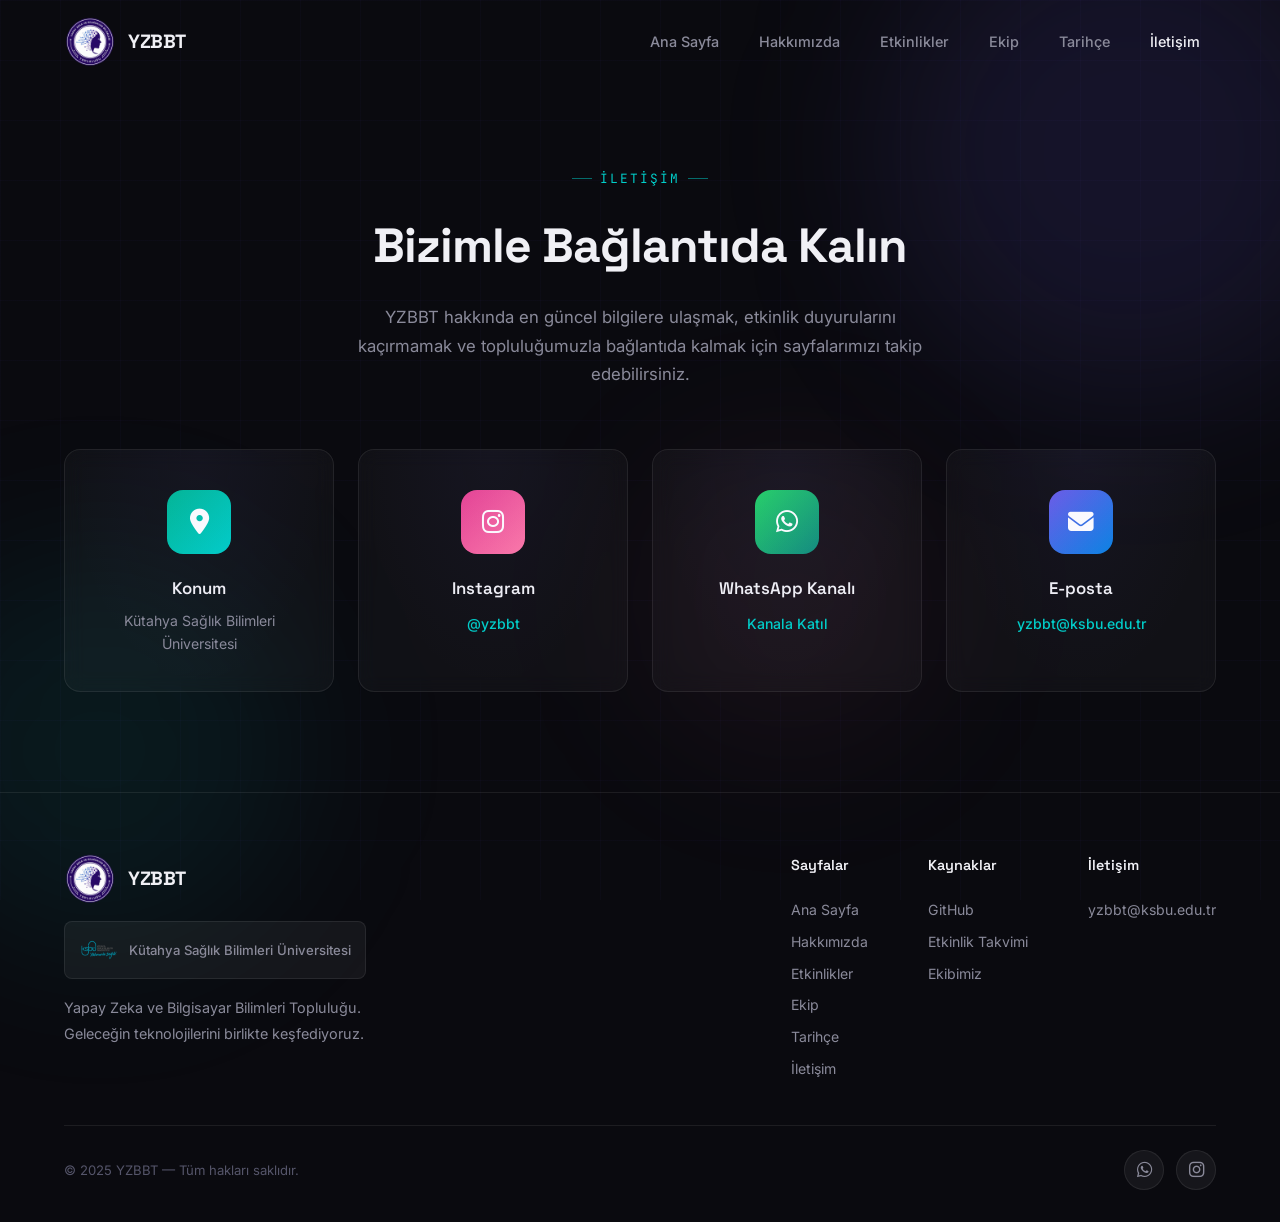
<file: iletisim.html>
<!DOCTYPE html>
<html lang="tr">
<head>
  <meta charset="UTF-8">
  <meta name="viewport" content="width=device-width, initial-scale=1.0">
  <title>İletişim — YZBBT</title>
  <meta name="description" content="YZBBT ile iletişime geçin. Bizi sosyal medyada takip edin.">

  <link rel="preconnect" href="https://fonts.googleapis.com">
  <link rel="preconnect" href="https://fonts.gstatic.com" crossorigin>
  <link href="https://fonts.googleapis.com/css2?family=Inter:wght@400;500;600;700&family=JetBrains+Mono:wght@400;500&family=Space+Grotesk:wght@500;600;700&display=swap" rel="stylesheet">

  <link rel="stylesheet" href="https://cdnjs.cloudflare.com/ajax/libs/font-awesome/6.5.1/css/all.min.css">

  <link rel="stylesheet" href="style.css">

  <link rel="icon" href="assets/topluluk-logo.png" type="image/png">
</head>
<body>

  <div class="bg-grid"></div>
  <div class="bg-orb bg-orb--1"></div>
  <div class="bg-orb bg-orb--2"></div>
  <div class="bg-orb bg-orb--3"></div>

  <nav class="navbar" id="navbar">
    <div class="container">
      <a href="index.html" class="nav-logo">
        <img src="assets/topluluk-logo.png" alt="YZBBT Logo" class="nav-logo-img">
        <span>YZBBT</span>
      </a>

      <div class="nav-links" id="navLinks">
        <a href="index.html">Ana Sayfa</a>
        <a href="hakkimizda.html">Hakkımızda</a>
        <a href="etkinlikler.html">Etkinlikler</a>
        <a href="ekip.html">Ekip</a>
        <a href="tarihce.html">Tarihçe</a>
        <a href="iletisim.html">İletişim</a>
      </div>

      <button class="nav-toggle" id="navToggle" aria-label="Menüyü aç">
        <span></span><span></span><span></span>
      </button>
    </div>
  </nav>

  <section class="contact" id="iletisim">
    <div class="container">
      <div class="section-header reveal">
        <div class="section-tag">İletişim</div>
        <h2 class="section-title">Bizimle Bağlantıda Kalın</h2>
        <p class="section-subtitle">YZBBT hakkında en güncel bilgilere ulaşmak, etkinlik duyurularını kaçırmamak ve topluluğumuzla bağlantıda kalmak için sayfalarımızı takip edebilirsiniz.</p>
      </div>

      <div class="contact-channels-grid reveal-stagger">

        <div class="contact-channel-card">
          <div class="contact-channel-icon" style="background: linear-gradient(135deg, #00b894, #00cec9);">
            <i class="fas fa-map-marker-alt"></i>
          </div>
          <h4>Konum</h4>
          <p>Kütahya Sağlık Bilimleri Üniversitesi</p>
        </div>

        <div class="contact-channel-card">
          <div class="contact-channel-icon" style="background: linear-gradient(135deg, #e84393, #fd79a8);">
            <i class="fab fa-instagram"></i>
          </div>
          <h4>Instagram</h4>
          <a href="https://www.instagram.com" target="_blank">@yzbbt</a>
        </div>

        <div class="contact-channel-card">
          <div class="contact-channel-icon" style="background: linear-gradient(135deg, #25D366, #128C7E);">
            <i class="fab fa-whatsapp"></i>
          </div>
          <h4>WhatsApp Kanalı</h4>
          <a href="https://whatsapp.com/channel/" target="_blank">Kanala Katıl</a>
        </div>

        <div class="contact-channel-card">
          <div class="contact-channel-icon" style="background: linear-gradient(135deg, #6c5ce7, #0984e3);">
            <i class="fas fa-envelope"></i>
          </div>
          <h4>E-posta</h4>
          <a href="mailto:yzbbt@ksbu.edu.tr">yzbbt@ksbu.edu.tr</a>
        </div>

      </div>
    </div>
  </section>

  <footer class="footer">
    <div class="container">
      <div class="footer-content">
        <div class="footer-brand">
          <a href="index.html" class="nav-logo">
            <img src="assets/topluluk-logo.png" alt="YZBBT Logo" class="nav-logo-img">
            <span>YZBBT</span>
          </a>
          <div class="footer-uni-badge">
            <a href="https://www.ksbu.edu.tr/defaultx" target="_blank"><img src="assets/ksbu-logo.png" alt="KSBÜ" class="footer-uni-logo"></a>
            <span>Kütahya Sağlık Bilimleri Üniversitesi</span>
          </div>
          <p>Yapay Zeka ve Bilgisayar Bilimleri Topluluğu. Geleceğin teknolojilerini birlikte keşfediyoruz.</p>
        </div>

        <div class="footer-links">
          <div class="footer-links-group">
            <h4>Sayfalar</h4>
            <a href="index.html">Ana Sayfa</a>
            <a href="hakkimizda.html">Hakkımızda</a>
            <a href="etkinlikler.html">Etkinlikler</a>
            <a href="ekip.html">Ekip</a>
            <a href="tarihce.html">Tarihçe</a>
            <a href="iletisim.html">İletişim</a>
          </div>
          <div class="footer-links-group">
            <h4>Kaynaklar</h4>
            <a href="https://github.com/AlperenYldrm2406/YZBBT-website2.0-" target="_blank">GitHub</a>
            <a href="etkinlikler.html">Etkinlik Takvimi</a>
            <a href="ekip.html">Ekibimiz</a>
          </div>
          <div class="footer-links-group">
            <h4>İletişim</h4>
            <a href="mailto:yzbbt@ksbu.edu.tr">yzbbt@ksbu.edu.tr</a>
          </div>
        </div>
      </div>

      <div class="footer-bottom">
        <span>&copy; 2025 YZBBT — Tüm hakları saklıdır.</span>
        <div class="footer-socials">
          <a href="https://whatsapp.com/channel/" target="_blank" aria-label="WhatsApp"><i class="fab fa-whatsapp"></i></a>
          <a href="https://www.instagram.com" target="_blank" aria-label="Instagram"><i class="fab fa-instagram"></i></a>
        </div>
      </div>
    </div>
  </footer>

  <script src="members.js"></script>
  <script src="script.js"></script>
</body>
</html>
</file>
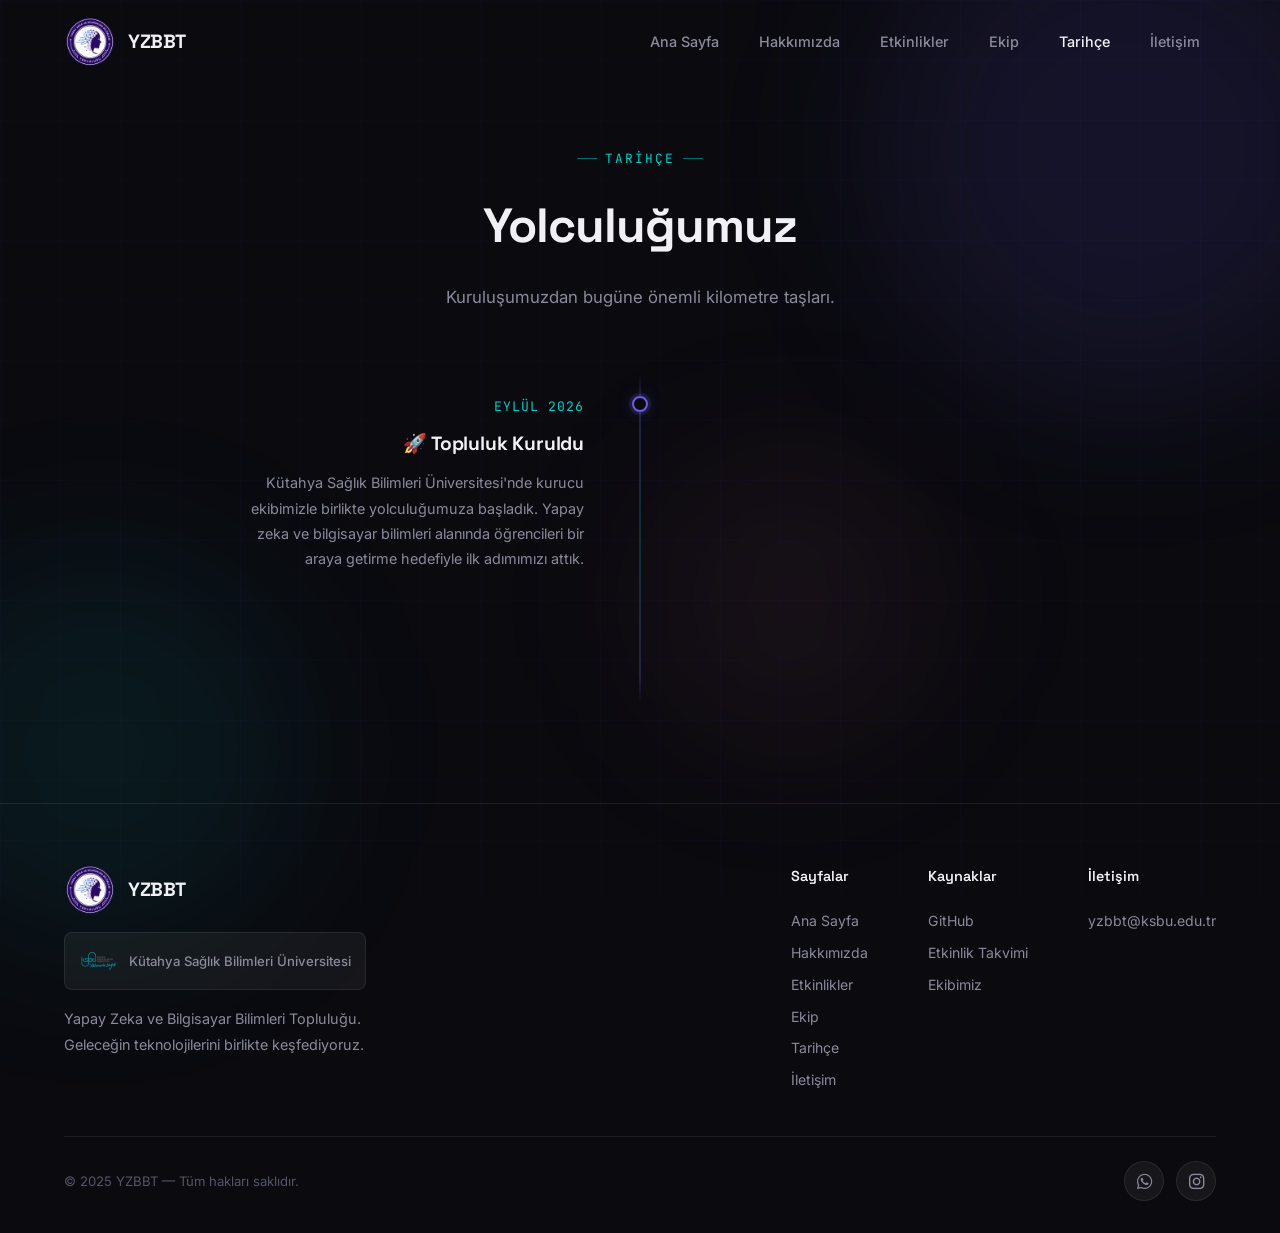
<file: tarihce.html>
<!DOCTYPE html>
<html lang="tr">
<head>
  <meta charset="UTF-8">
  <meta name="viewport" content="width=device-width, initial-scale=1.0">
  <title>Tarihçe — YZBBT</title>
  <meta name="description" content="YZBBT'nin kuruluşundan bugüne önemli kilometre taşları ve yolculuğumuz.">

  <link rel="preconnect" href="https://fonts.googleapis.com">
  <link rel="preconnect" href="https://fonts.gstatic.com" crossorigin>
  <link href="https://fonts.googleapis.com/css2?family=Inter:wght@400;500;600;700&family=JetBrains+Mono:wght@400;500&family=Space+Grotesk:wght@500;600;700&display=swap" rel="stylesheet">

  <link rel="stylesheet" href="https://cdnjs.cloudflare.com/ajax/libs/font-awesome/6.5.1/css/all.min.css">

  <link rel="stylesheet" href="style.css">

  <link rel="icon" href="assets/topluluk-logo.png" type="image/png">
</head>
<body>

  <div class="bg-grid"></div>
  <div class="bg-orb bg-orb--1"></div>
  <div class="bg-orb bg-orb--2"></div>
  <div class="bg-orb bg-orb--3"></div>

  <nav class="navbar" id="navbar">
    <div class="container">
      <a href="index.html" class="nav-logo">
        <img src="assets/topluluk-logo.png" alt="YZBBT Logo" class="nav-logo-img">
        <span>YZBBT</span>
      </a>

      <div class="nav-links" id="navLinks">
        <a href="index.html">Ana Sayfa</a>
        <a href="hakkimizda.html">Hakkımızda</a>
        <a href="etkinlikler.html">Etkinlikler</a>
        <a href="ekip.html">Ekip</a>
        <a href="tarihce.html">Tarihçe</a>
        <a href="iletisim.html">İletişim</a>
      </div>

      <button class="nav-toggle" id="navToggle" aria-label="Menüyü aç">
        <span></span><span></span><span></span>
      </button>
    </div>
  </nav>

  <section class="timeline-section" id="tarihce" style="padding-top: 140px; padding-bottom: 100px;">
    <div class="container">

      <!-- Section Header -->
      <div class="section-header reveal">
        <div class="section-tag">Tarihçe</div>
        <h2 class="section-title">Yolculuğumuz</h2>
        <p class="section-subtitle">Kuruluşumuzdan bugüne önemli kilometre taşları.</p>
      </div>

      <!-- Timeline -->
      <div class="timeline reveal">

        <!-- Zaman çizelgesi merkez çizgisi -->
        <div class="timeline-line"></div>

        <!--
          ================================================================
          YENİ KİLOMETRE TAŞI EKLEMEK İÇİN:
          Aşağıdaki bloğu kopyalayıp yapıştır.
          - Çift sıradakiler (2., 4., ...) için class="timeline-item timeline-item--right" kullan.
          - Tek sıradakiler (1., 3., ...) için class="timeline-item" kullan.
          ================================================================
        -->

        <!-- Kilometre Taşı 1: Kuruluş -->
        <div class="timeline-item reveal">
          <div class="timeline-content">
            <span class="timeline-date">Eylül 2026</span>
            <h3 class="timeline-title">🚀 Topluluk Kuruldu</h3>
            <p class="timeline-desc">
              Kütahya Sağlık Bilimleri Üniversitesi'nde kurucu ekibimizle birlikte yolculuğumuza başladık.
              Yapay zeka ve bilgisayar bilimleri alanında öğrencileri bir araya getirme hedefiyle ilk adımımızı attık.
            </p>
          </div>
          <div class="timeline-dot">
            <div class="timeline-dot-inner"></div>
          </div>
          <div class="timeline-spacer"></div>
        </div>

        <!--
          Gelecekteki kilometre taşları buraya eklenecek.
          Örnek:
          <div class="timeline-item timeline-item--right reveal">
            <div class="timeline-spacer"></div>
            <div class="timeline-dot">
              <div class="timeline-dot-inner"></div>
            </div>
            <div class="timeline-content">
              <span class="timeline-date">Kasım 2026</span>
              <h3 class="timeline-title">🎉 İlk Etkinlik</h3>
              <p class="timeline-desc">Açıklama metni buraya gelecek.</p>
            </div>
          </div>
        -->

      </div>
      <!-- /Timeline -->

    </div>
  </section>

  <footer class="footer">
    <div class="container">
      <div class="footer-content">
        <div class="footer-brand">
          <a href="index.html" class="nav-logo">
            <img src="assets/topluluk-logo.png" alt="YZBBT Logo" class="nav-logo-img">
            <span>YZBBT</span>
          </a>
          <div class="footer-uni-badge">
            <a href="https://www.ksbu.edu.tr/defaultx" target="_blank"><img src="assets/ksbu-logo.png" alt="KSBÜ" class="footer-uni-logo"></a>
            <span>Kütahya Sağlık Bilimleri Üniversitesi</span>
          </div>
          <p>Yapay Zeka ve Bilgisayar Bilimleri Topluluğu. Geleceğin teknolojilerini birlikte keşfediyoruz.</p>
        </div>

        <div class="footer-links">
          <div class="footer-links-group">
            <h4>Sayfalar</h4>
            <a href="index.html">Ana Sayfa</a>
            <a href="hakkimizda.html">Hakkımızda</a>
            <a href="etkinlikler.html">Etkinlikler</a>
            <a href="ekip.html">Ekip</a>
            <a href="tarihce.html">Tarihçe</a>
            <a href="iletisim.html">İletişim</a>
          </div>
          <div class="footer-links-group">
            <h4>Kaynaklar</h4>
            <a href="https://github.com/AlperenYldrm2406/YZBBT-website2.0-" target="_blank">GitHub</a>
            <a href="etkinlikler.html">Etkinlik Takvimi</a>
            <a href="ekip.html">Ekibimiz</a>
          </div>
          <div class="footer-links-group">
            <h4>İletişim</h4>
            <a href="mailto:yzbbt@ksbu.edu.tr">yzbbt@ksbu.edu.tr</a>
          </div>
        </div>
      </div>

      <div class="footer-bottom">
        <span>&copy; 2025 YZBBT — Tüm hakları saklıdır.</span>
        <div class="footer-socials">
          <a href="https://whatsapp.com/channel/" target="_blank" aria-label="WhatsApp"><i class="fab fa-whatsapp"></i></a>
          <a href="https://www.instagram.com" target="_blank" aria-label="Instagram"><i class="fab fa-instagram"></i></a>
        </div>
      </div>
    </div>
  </footer>

  <script src="members.js"></script>
  <script src="script.js"></script>
</body>
</html>
</file>
<file: style.css>
:root {
  --bg-primary: #0a0a0f;
  --bg-secondary: #12121a;
  --bg-card: rgba(255, 255, 255, 0.03);
  --bg-glass: rgba(255, 255, 255, 0.05);
  --border-glass: rgba(255, 255, 255, 0.08);

  --text-primary: #f0f0f5;
  --text-secondary: #8a8a9a;
  --text-muted: #55556a;

  --accent-1: #6c5ce7;
  --accent-2: #00cec9;
  --accent-3: #fd79a8;
  --accent-4: #0984e3;
  --accent-gradient: linear-gradient(135deg, #6c5ce7, #00cec9);
  --accent-gradient-2: linear-gradient(135deg, #fd79a8, #6c5ce7);

  --font-heading: 'Space Grotesk', sans-serif;
  --font-body: 'Inter', sans-serif;
  --font-mono: 'JetBrains Mono', monospace;

  --section-padding: 100px 0;
  --container-max: 1200px;
  --card-radius: 16px;
  --border-radius-sm: 8px;
  --border-radius-lg: 24px;

  --shadow-glow: 0 0 60px rgba(108, 92, 231, 0.15);
  --shadow-card: 0 8px 32px rgba(0, 0, 0, 0.3);
}

*, *::before, *::after {
  margin: 0;
  padding: 0;
  box-sizing: border-box;
}

html {
  scroll-behavior: smooth;
  scroll-padding-top: 80px;
}

body {
  font-family: var(--font-body);
  background-color: var(--bg-primary);
  color: var(--text-primary);
  line-height: 1.7;
  overflow-x: hidden;
  -webkit-font-smoothing: antialiased;
}

a { text-decoration: none; color: inherit; }
img { max-width: 100%; display: block; }
ul { list-style: none; }

.container {
  max-width: var(--container-max);
  margin: 0 auto;
  padding: 0 24px;
}

.bg-grid {
  position: fixed;
  top: 0; left: 0;
  width: 100%; height: 100%;
  pointer-events: none;
  z-index: 0;
  background-image:
    linear-gradient(rgba(108, 92, 231, 0.03) 1px, transparent 1px),
    linear-gradient(90deg, rgba(108, 92, 231, 0.03) 1px, transparent 1px);
  background-size: 60px 60px;
}

.bg-orb {
  position: fixed;
  border-radius: 50%;
  filter: blur(80px);
  pointer-events: none;
  z-index: 0;
  animation: orbFloat 20s ease-in-out infinite;
}

.bg-orb--1 { width: 500px; height: 500px; background: rgba(108, 92, 231, 0.12); top: -100px; right: -100px; animation-delay: 0s; }
.bg-orb--2 { width: 400px; height: 400px; background: rgba(0, 206, 201, 0.08); bottom: -50px; left: -100px; animation-delay: -7s; }
.bg-orb--3 { width: 300px; height: 300px; background: rgba(253, 121, 168, 0.06); top: 50%; left: 50%; animation-delay: -14s; }

@keyframes orbFloat {
  0%, 100% { transform: translate(0, 0) scale(1); }
  33% { transform: translate(30px, -40px) scale(1.05); }
  66% { transform: translate(-20px, 20px) scale(0.95); }
}

/* ===== NAVBAR ===== */
.navbar {
  position: fixed;
  top: 0; left: 0; right: 0;
  z-index: 1000;
  padding: 16px 0;
  transition: all 0.4s ease;
  backdrop-filter: blur(0px);
}

.navbar.scrolled {
  background: rgba(10, 10, 15, 0.85);
  backdrop-filter: blur(20px);
  border-bottom: 1px solid var(--border-glass);
  padding: 10px 0;
}

.navbar .container {
  display: flex;
  align-items: center;
  justify-content: space-between;
}

.nav-logo {
  display: flex;
  align-items: center;
  gap: 12px;
  font-family: var(--font-heading);
  font-size: 1.2rem;
  font-weight: 700;
  letter-spacing: -0.02em;
  cursor: pointer;
}

.nav-logo-img {
  width: 52px;
  height: 52px;
  border-radius: 50%;
  object-fit: contain;
  transition: transform 0.3s ease;
}

.nav-logo:hover .nav-logo-img {
  transform: scale(1.1);
}

.nav-links {
  display: flex;
  gap: 8px;
  align-items: center;
}

.nav-links a {
  padding: 8px 16px;
  border-radius: var(--border-radius-sm);
  font-size: 0.9rem;
  font-weight: 500;
  color: var(--text-secondary);
  transition: all 0.3s ease;
  position: relative;
}

.nav-links a:hover {
  color: var(--text-primary);
  background: var(--bg-glass);
}

.nav-links a.active {
  color: var(--text-primary);
}

.nav-cta {
  background: var(--accent-gradient) !important;
  color: white !important;
  font-weight: 600 !important;
  padding: 10px 24px !important;
  border-radius: 50px !important;
  transition: all 0.3s ease !important;
  box-shadow: 0 4px 20px rgba(108, 92, 231, 0.3);
}

.nav-cta:hover {
  transform: translateY(-2px);
  box-shadow: 0 6px 30px rgba(108, 92, 231, 0.5) !important;
}

.nav-toggle {
  display: none;
  flex-direction: column;
  gap: 5px;
  cursor: pointer;
  background: none;
  border: none;
  padding: 4px;
}

.nav-toggle span {
  width: 24px;
  height: 2px;
  background: var(--text-primary);
  border-radius: 2px;
  transition: all 0.3s ease;
}

/* ===== HERO ===== */
.hero {
  min-height: 70vh;
  display: flex;
  align-items: center;
  position: relative;
  padding: 160px 0 40px;
}

.hero-content {
  position: relative;
  z-index: 1;
  text-align: center;
  max-width: 800px;
  margin: 0 auto;
}

.hero-badge {
  display: inline-flex;
  align-items: center;
  gap: 8px;
  background: var(--bg-glass);
  border: 1px solid var(--border-glass);
  border-radius: 50px;
  padding: 8px 20px;
  font-size: 0.85rem;
  color: var(--text-secondary);
  margin-bottom: 32px;
  backdrop-filter: blur(10px);
  animation: fadeInUp 0.8s ease;
}

.hero-logos {
  display: flex;
  align-items: center;
  justify-content: center;
  gap: 32px;
  margin-bottom: 28px;
  animation: fadeInUp 0.8s ease;
}

.hero-logo {
  height: 100px;
  width: auto;
  object-fit: contain;
  transition: transform 0.4s ease;
}

.hero-logo:hover { transform: scale(1.08); }
.hero-logo--community { height: 170px; }
.hero-logo--uni { height: 140px; }

.hero-badge .dot {
  width: 8px;
  height: 8px;
  border-radius: 50%;
  background: #00b894;
  animation: pulse 2s ease-in-out infinite;
}

@keyframes pulse {
  0%, 100% { opacity: 1; box-shadow: 0 0 0 0 rgba(0, 184, 148, 0.4); }
  50% { opacity: 0.8; box-shadow: 0 0 0 8px rgba(0, 184, 148, 0); }
}

.hero h1 {
  font-family: var(--font-heading);
  font-size: clamp(2.5rem, 6vw, 4.5rem);
  font-weight: 700;
  line-height: 1.1;
  letter-spacing: -0.03em;
  margin-bottom: 24px;
  animation: fadeInUp 0.8s ease 0.1s both;
}

.hero h1 .gradient-text {
  background: var(--accent-gradient);
  -webkit-background-clip: text;
  -webkit-text-fill-color: transparent;
  background-clip: text;
}

.hero h1 .gradient-text-2 {
  background: var(--accent-gradient-2);
  -webkit-background-clip: text;
  -webkit-text-fill-color: transparent;
  background-clip: text;
}

.hero-description {
  font-size: 1.15rem;
  color: var(--text-secondary);
  max-width: 600px;
  margin: 0 auto 40px;
  animation: fadeInUp 0.8s ease 0.2s both;
}

.hero-actions {
  display: flex;
  gap: 16px;
  justify-content: center;
  flex-wrap: wrap;
  animation: fadeInUp 0.8s ease 0.3s both;
}

.btn {
  display: inline-flex;
  align-items: center;
  gap: 8px;
  padding: 14px 32px;
  border-radius: 50px;
  font-size: 0.95rem;
  font-weight: 600;
  font-family: var(--font-body);
  cursor: pointer;
  transition: all 0.3s ease;
  border: none;
}

.btn-primary {
  background: var(--accent-gradient);
  color: white;
  box-shadow: 0 4px 20px rgba(108, 92, 231, 0.3);
}

.btn-primary:hover {
  transform: translateY(-3px);
  box-shadow: 0 8px 30px rgba(108, 92, 231, 0.5);
}

.btn-outline {
  background: transparent;
  color: var(--text-primary);
  border: 1px solid var(--border-glass);
  backdrop-filter: blur(10px);
}

.btn-outline:hover {
  background: var(--bg-glass);
  border-color: rgba(108, 92, 231, 0.3);
  transform: translateY(-3px);
}

.hero-particles {
  position: absolute;
  inset: 0;
  overflow: hidden;
  pointer-events: none;
}

.particle {
  position: absolute;
  width: 4px;
  height: 4px;
  background: var(--accent-1);
  border-radius: 50%;
  opacity: 0.3;
  animation: particleFloat linear infinite;
}

@keyframes particleFloat {
  0% { transform: translateY(100vh) rotate(0deg); opacity: 0; }
  10% { opacity: 0.3; }
  90% { opacity: 0.3; }
  100% { transform: translateY(-100px) rotate(720deg); opacity: 0; }
}

/* ===== SECTION STYLES ===== */
section { position: relative; z-index: 1; }

.section-header {
  text-align: center;
  margin-bottom: 60px;
}

.section-tag {
  display: inline-flex;
  align-items: center;
  gap: 8px;
  font-family: var(--font-mono);
  font-size: 0.8rem;
  color: var(--accent-2);
  text-transform: uppercase;
  letter-spacing: 0.15em;
  margin-bottom: 16px;
}

.section-tag::before,
.section-tag::after {
  content: '';
  width: 20px;
  height: 1px;
  background: var(--accent-2);
  opacity: 0.5;
}

.section-title {
  font-family: var(--font-heading);
  font-size: clamp(2rem, 4vw, 3rem);
  font-weight: 700;
  letter-spacing: -0.02em;
  margin-bottom: 16px;
}

.section-subtitle {
  font-size: 1.05rem;
  color: var(--text-secondary);
  max-width: 600px;
  margin: 0 auto;
}

/* ===== ABOUT ===== */
.about { padding: var(--section-padding); }

.about-grid {
  display: grid;
  grid-template-columns: 1fr 1fr;
  gap: 60px;
  align-items: center;
}

.about-visual-card {
  background: var(--bg-card);
  border: 1px solid var(--border-glass);
  border-radius: var(--border-radius-lg);
  padding: 40px;
  backdrop-filter: blur(10px);
  position: relative;
  overflow: hidden;
}

.about-visual-card::after {
  content: '';
  position: absolute;
  top: -50%;
  right: -50%;
  width: 200%;
  height: 200%;
  background: radial-gradient(circle at 70% 30%, rgba(108, 92, 231, 0.06), transparent 50%);
  pointer-events: none;
}

.code-block {
  font-family: var(--font-mono);
  font-size: 0.85rem;
  line-height: 2;
  color: var(--text-secondary);
}

.code-block .keyword { color: var(--accent-1); }
.code-block .string { color: var(--accent-2); }
.code-block .func { color: var(--accent-3); }
.code-block .comment { color: var(--text-muted); }

.about-content h3 {
  font-family: var(--font-heading);
  font-size: 1.8rem;
  margin-bottom: 20px;
  letter-spacing: -0.02em;
}

.about-content p {
  color: var(--text-secondary);
  line-height: 1.8;
  margin-bottom: 24px;
}

.mt-4 { margin-top: 24px; }
.mb-2 { margin-bottom: 16px; }
.mb-3 { margin-bottom: 20px; }
.text-accent { color: var(--accent-1); font-family: var(--font-heading); }

.about-features {
  display: grid;
  grid-template-columns: 1fr 1fr;
  gap: 16px;
  margin-top: 32px;
}

.about-feature {
  display: flex;
  align-items: center;
  gap: 12px;
  padding: 14px 18px;
  background: var(--bg-glass);
  border: 1px solid var(--border-glass);
  border-radius: var(--border-radius-sm);
  font-size: 0.9rem;
  transition: all 0.3s ease;
}

.about-feature:hover {
  border-color: rgba(108, 92, 231, 0.3);
  background: rgba(108, 92, 231, 0.05);
}

.about-feature-icon { font-size: 1.3rem; }

/* ===== TEAM ===== */
.team { padding: var(--section-padding); }

.team-grid {
  display: grid;
  grid-template-columns: repeat(3, 1fr);
  gap: 24px;
}

.team-card {
  background: var(--bg-card);
  border: 1px solid var(--border-glass);
  border-radius: var(--card-radius);
  padding: 32px 24px;
  text-align: center;
  backdrop-filter: blur(10px);
  transition: all 0.4s ease;
  position: relative;
  overflow: hidden;
}

.team-card:hover {
  transform: translateY(-6px);
  border-color: rgba(108, 92, 231, 0.2);
  box-shadow: var(--shadow-glow);
}

.team-card-avatar {
  width: 100px;
  height: 100px;
  border-radius: 50%;
  margin: 0 auto 20px;
  position: relative;
  overflow: hidden;
  border: 3px solid transparent;
  background-image: var(--accent-gradient);
  background-origin: border-box;
  background-clip: padding-box, border-box;
}

.team-card-avatar img {
  width: 100%;
  height: 100%;
  object-fit: cover;
  border-radius: 50%;
}

.team-card-avatar .avatar-placeholder {
  width: 100%;
  height: 100%;
  display: flex;
  align-items: center;
  justify-content: center;
  font-size: 2.2rem;
  font-family: var(--font-heading);
  font-weight: 700;
  background: var(--bg-secondary);
  border-radius: 50%;
  color: var(--text-primary);
}

.team-card-name {
  font-family: var(--font-heading);
  font-size: 1.1rem;
  font-weight: 600;
  margin-bottom: 4px;
}

.team-card-role {
  font-size: 0.85rem;
  color: var(--accent-2);
  font-weight: 500;
  margin-bottom: 12px;
}

.team-card-socials {
  display: flex;
  justify-content: center;
  gap: 8px;
}

.team-card-socials a {
  width: 36px;
  height: 36px;
  border-radius: 50%;
  display: flex;
  align-items: center;
  justify-content: center;
  background: var(--bg-glass);
  border: 1px solid var(--border-glass);
  font-size: 0.85rem;
  transition: all 0.3s ease;
  color: var(--text-secondary);
}

.team-card-socials a:hover {
  background: var(--accent-gradient);
  border-color: transparent;
  color: white;
  transform: translateY(-2px);
}

/* ===== MAINTENANCE / CONSTRUCTION ===== */
.maintenance {
  padding: 160px 0 100px;
  min-height: 70vh;
  display: flex;
  align-items: center;
}

.maintenance-content {
  text-align: center;
  max-width: 600px;
  margin: 0 auto;
}

.maintenance-icon {
  font-size: 6rem;
  margin-bottom: 24px;
  display: block;
  animation: maintenanceBounce 2s ease-in-out infinite;
}

@keyframes maintenanceBounce {
  0%, 100% { transform: translateY(0); }
  50% { transform: translateY(-15px); }
}

.maintenance h2 {
  font-family: var(--font-heading);
  font-size: clamp(2rem, 4vw, 3rem);
  font-weight: 700;
  margin-bottom: 16px;
}

.maintenance p {
  font-size: 1.1rem;
  color: var(--text-secondary);
  margin-bottom: 32px;
  line-height: 1.8;
}

.maintenance-progress {
  max-width: 400px;
  margin: 0 auto 32px;
}

.progress-bar {
  width: 100%;
  height: 6px;
  background: var(--bg-glass);
  border-radius: 3px;
  overflow: hidden;
  margin-bottom: 12px;
}

.progress-bar-fill {
  height: 100%;
  width: 0%;
  background: var(--accent-gradient);
  border-radius: 3px;
  animation: progressFill 3s ease-in-out infinite;
}

@keyframes progressFill {
  0% { width: 0%; }
  50% { width: 70%; }
  100% { width: 100%; }
}

.progress-text {
  font-size: 0.85rem;
  color: var(--text-muted);
  font-family: var(--font-mono);
}

/* ===== CONTACT ===== */
.contact { padding: 160px 0 100px; }

.contact-card {
  background: var(--bg-card);
  border: 1px solid var(--border-glass);
  border-radius: var(--border-radius-lg);
  padding: 80px 40px;
  text-align: center;
  max-width: 700px;
  margin: 0 auto;
  position: relative;
  overflow: hidden;
  backdrop-filter: blur(10px);
}

.contact-card::before {
  content: '';
  position: absolute;
  inset: 0;
  background: radial-gradient(ellipse at center, rgba(108, 92, 231, 0.08) 0%, transparent 70%);
  pointer-events: none;
}

.contact-icon {
  font-size: 4rem;
  margin-bottom: 24px;
  display: block;
  position: relative;
}

.contact-card h2 {
  font-family: var(--font-heading);
  font-size: clamp(1.8rem, 3vw, 2.5rem);
  font-weight: 700;
  margin-bottom: 16px;
  position: relative;
}

.contact-card p {
  font-size: 1.05rem;
  color: var(--text-secondary);
  max-width: 500px;
  margin: 0 auto 32px;
  position: relative;
  line-height: 1.8;
}

.contact-card .btn { position: relative; }

.contact-info-grid {
  display: grid;
  grid-template-columns: repeat(3, 1fr);
  gap: 24px;
  margin-top: 48px;
  position: relative;
}

.contact-info-item {
  background: var(--bg-glass);
  border: 1px solid var(--border-glass);
  border-radius: var(--card-radius);
  padding: 28px 20px;
  text-align: center;
  transition: all 0.3s ease;
}

.contact-info-item:hover {
  border-color: rgba(108, 92, 231, 0.2);
  transform: translateY(-4px);
}

.contact-info-icon {
  font-size: 2rem;
  margin-bottom: 12px;
  display: block;
}

.contact-info-item h4 {
  font-family: var(--font-heading);
  font-size: 1rem;
  margin-bottom: 6px;
}

.contact-info-item p {
  font-size: 0.88rem;
  color: var(--text-secondary);
  margin: 0;
}

.contact-info-item a {
  font-size: 0.88rem;
  color: var(--accent-2);
  transition: color 0.3s ease;
}

.contact-info-item a:hover { color: var(--accent-1); }

/* ===== YAPAY ZEKA & MESLEKLER PROMO ===== */
.yz-meslekler-promo {
  padding: 80px 0 90px;
  position: relative;
  z-index: 1;
  text-align: center;
}

.yz-promo-inner { max-width: 700px; margin: 0 auto; }

.yz-promo-title {
  font-family: var(--font-heading);
  font-size: clamp(2rem, 4vw, 2.8rem);
  font-weight: 700;
  letter-spacing: -0.02em;
  margin-bottom: 16px;
  color: var(--text-primary);
}

.yz-promo-desc {
  font-size: 1rem;
  color: var(--text-secondary);
  margin-bottom: 36px;
  line-height: 1.7;
}

.yz-promo-btn {
  background: linear-gradient(135deg, #6c5ce7, #0984e3);
  color: white;
  font-size: 1rem;
  padding: 16px 40px;
  border-radius: 50px;
  box-shadow: 0 4px 24px rgba(108, 92, 231, 0.35);
  transition: all 0.3s ease;
  border: none;
  cursor: pointer;
}

.yz-promo-btn:hover {
  transform: translateY(-3px);
  box-shadow: 0 8px 36px rgba(108, 92, 231, 0.55);
}

/* ===== YZ-MESLEKLER OVERLAY ===== */
.yz-overlay {
  position: fixed;
  inset: 0;
  background: rgba(6, 6, 12, 0.92);
  backdrop-filter: blur(6px);
  z-index: 2000;
  display: flex;
  align-items: flex-start;
  justify-content: center;
  padding: 0;
  opacity: 0;
  pointer-events: none;
  transition: opacity 0.35s ease;
  overflow-y: auto;
}

.yz-overlay.yz-open {
  opacity: 1;
  pointer-events: all;
}

.yz-panel {
  background: rgba(10, 10, 20, 0.97);
  width: 100%;
  min-height: 100vh;
  padding: 36px 40px 60px;
  position: relative;
  overflow: hidden;
}

/* Arka plan filigran logo */
.yz-watermark {
  position: absolute;
  right: -100px;
  bottom: -100px;
  width: 60%;
  max-width: 650px;
  opacity: 0.04;
  pointer-events: none;
  z-index: 0;
  display: flex;
  align-items: center;
  justify-content: center;
}

.yz-watermark img {
  width: 100%;
  height: auto;
  user-select: none;
  -webkit-user-drag: none;
}

.yz-panel-header {
  display: flex;
  align-items: center;
  justify-content: space-between;
  margin-bottom: 40px;
  flex-wrap: wrap;
  gap: 12px;
  position: relative;
  z-index: 10;
}

.yz-panel-main-title {
  font-family: var(--font-heading);
  font-size: clamp(1.3rem, 3vw, 1.9rem);
  font-weight: 700;
  color: var(--text-primary);
  letter-spacing: -0.02em;
}

.yz-close-btn {
  background: transparent;
  border: 1px solid rgba(255,255,255,0.15);
  color: #e05454;
  font-size: 0.9rem;
  font-weight: 600;
  padding: 8px 18px;
  border-radius: 8px;
  cursor: pointer;
  transition: all 0.25s ease;
  font-family: var(--font-body);
}

.yz-close-btn:hover {
  background: rgba(224, 84, 84, 0.12);
  border-color: #e05454;
}

/* View sistem */
.yz-view {
  animation: fadeInUp 0.3s ease both;
  position: relative;
  z-index: 5;
}
.yz-hidden { display: none !important; }

/* Sektör kartları grid */
.yz-sectors-grid {
  display: grid;
  grid-template-columns: repeat(3, 1fr);
  gap: 40px 60px;
}

.yz-sector-card {
  background: transparent;
  cursor: pointer;
  padding: 8px 0;
  transition: all 0.25s ease;
}

.yz-sector-card:hover { transform: translateX(4px); }

.yz-sector-icon {
  font-size: 2.4rem;
  display: block;
  margin-bottom: 16px;
  line-height: 1;
}

.yz-sector-name {
  font-family: var(--font-heading);
  font-size: 1.05rem;
  font-weight: 600;
  color: var(--text-primary);
  margin-bottom: 6px;
  line-height: 1.35;
}

.yz-sector-count {
  font-size: 0.85rem;
  color: var(--text-secondary);
}

/* Geri dön butonu ve sektör başlığı */
.yz-back-btn {
  background: transparent;
  border: none;
  color: var(--text-secondary);
  font-size: 0.95rem;
  cursor: pointer;
  padding: 0;
  margin-bottom: 20px;
  display: inline-flex;
  align-items: center;
  gap: 6px;
  font-family: var(--font-body);
  transition: color 0.25s ease;
}

.yz-back-btn:hover { color: var(--accent-2); }

.yz-sector-title {
  font-family: var(--font-heading);
  font-size: 1.15rem;
  font-weight: 700;
  color: var(--accent-1);
  margin-bottom: 32px;
  letter-spacing: -0.01em;
}

/* Meslek kartları grid */
.yz-professions-grid {
  display: grid;
  grid-template-columns: repeat(3, 1fr);
  gap: 36px 48px;
}

.yz-profession-card {
  padding: 4px 0;
  cursor: pointer;
  transition: all 0.25s ease;
}

.yz-profession-card:hover {
  transform: translateX(4px);
}

.yz-profession-card:hover .yz-profession-name {
  color: var(--accent-2);
}

.yz-profession-name {
  font-family: var(--font-heading);
  font-size: 1rem;
  font-weight: 600;
  color: var(--text-primary);
  margin-bottom: 8px;
  transition: color 0.25s ease;
}

.yz-profession-desc {
  font-size: 0.855rem;
  color: var(--text-secondary);
  line-height: 1.65;
}

/* Detay Görünümü CSS */
.yz-detail-card {
  background: rgba(255, 255, 255, 0.02);
  backdrop-filter: blur(10px);
  -webkit-backdrop-filter: blur(10px);
  border: 1px solid rgba(255, 255, 255, 0.05);
  border-radius: 20px;
  overflow: hidden;
  display: flex;
  flex-direction: column;
  box-shadow: 0 25px 50px -12px rgba(0, 0, 0, 0.5);
  margin-top: 10px;
}

.yz-detail-header {
  height: 260px;
  position: relative;
  overflow: hidden;
}

.yz-detail-image {
  width: 100%;
  height: 100%;
  object-fit: cover;
}

.yz-detail-image-overlay {
  position: absolute;
  bottom: 0;
  left: 0;
  right: 0;
  padding: 2rem;
  background: linear-gradient(to top, rgba(10, 10, 20, 0.95) 0%, transparent 100%);
}

.yz-detail-title {
  font-family: var(--font-heading);
  font-size: clamp(1.8rem, 4vw, 2.4rem);
  font-weight: 800;
  margin-bottom: 0.3rem;
  color: var(--text-primary);
}

.yz-detail-subtitle {
  color: var(--accent-2);
  font-size: 1rem;
  font-weight: 500;
  letter-spacing: 0.05em;
  text-transform: uppercase;
}

.yz-detail-grid {
  padding: 2.5rem 2rem;
  display: grid;
  grid-template-columns: 2fr 1.2fr;
  gap: 3rem;
}

.yz-article-section h3 {
  font-size: 1.3rem;
  color: var(--accent-2);
  margin-bottom: 1.2rem;
  display: flex;
  align-items: center;
  gap: 0.6rem;
  font-family: var(--font-heading);
}

.yz-article-section p {
  color: #cbd5e1;
  line-height: 1.8;
  font-size: 1rem;
  margin-bottom: 1.5rem;
  text-align: justify;
}

.yz-projects-section {
  display: flex;
  flex-direction: column;
  gap: 1.8rem;
}

.yz-project-box {
  background: rgba(0, 0, 0, 0.25);
  border-radius: 12px;
  padding: 1.5rem;
  border: 1px solid rgba(255, 255, 255, 0.05);
}

.yz-project-box h4 {
  color: #a29bfe;
  margin-bottom: 0.8rem;
  font-size: 1.05rem;
  display: flex;
  align-items: center;
  gap: 0.5rem;
  font-family: var(--font-heading);
}

.yz-project-list {
  list-style: none;
  padding: 0;
  margin: 0;
}

.yz-project-list li {
  position: relative;
  padding-left: 1.2rem;
  margin-bottom: 0.8rem;
  color: #cbd5e1;
  line-height: 1.6;
  font-size: 0.9rem;
}

.yz-project-list li:last-child {
  margin-bottom: 0;
}

.yz-project-list li::before {
  content: '→';
  position: absolute;
  left: 0;
  color: var(--accent-2);
  font-weight: bold;
}

/* Responsive */
@media (max-width: 1024px) {
  .yz-sectors-grid { grid-template-columns: repeat(2, 1fr); gap: 32px 40px; }
  .yz-professions-grid { grid-template-columns: repeat(2, 1fr); gap: 28px 36px; }
  .yz-detail-grid { grid-template-columns: 1fr; gap: 2.5rem; }
}

@media (max-width: 768px) {
  .yz-panel { padding: 24px 20px 48px; }
  .yz-sectors-grid { grid-template-columns: 1fr; gap: 24px; }
  .yz-professions-grid { grid-template-columns: 1fr; gap: 24px; }
  .yz-detail-grid { padding: 1.5rem 1rem; }
}


/* ===== TIMELINE / TARİHÇE ===== */
.timeline-section { position: relative; z-index: 1; }

.timeline {
  position: relative;
  max-width: 860px;
  margin: 0 auto;
  padding: 20px 0 60px;
}

/* Merkez dikey çizgi */
.timeline-line {
  position: absolute;
  left: 50%;
  top: 0;
  bottom: 0;
  width: 1px;
  background: linear-gradient(
    to bottom,
    transparent 0%,
    rgba(108, 92, 231, 0.5) 8%,
    rgba(0, 206, 201, 0.4) 50%,
    rgba(108, 92, 231, 0.5) 92%,
    transparent 100%
  );
  transform: translateX(-50%);
}

/* Her bir kilometre taşı satırı */
.timeline-item {
  display: grid;
  grid-template-columns: 1fr 48px 1fr;
  gap: 0;
  align-items: flex-start;
  margin-bottom: 72px;
  position: relative;
}

/* Sağ tarafta içerik olan öğe (çift sıra) */
.timeline-item--right .timeline-content { order: 3; text-align: left; }
.timeline-item--right .timeline-dot    { order: 2; }
.timeline-item--right .timeline-spacer { order: 1; }

/* Sol taraftaki içerik (tek sıra - default) */
.timeline-item .timeline-content { text-align: right; }

/* Nokta (dot) */
.timeline-dot {
  display: flex;
  align-items: flex-start;
  justify-content: center;
  padding-top: 4px;
  position: relative;
  z-index: 2;
}

.timeline-dot-inner {
  width: 16px;
  height: 16px;
  border-radius: 50%;
  background: var(--bg-primary);
  border: 2px solid var(--accent-1);
  box-shadow: 0 0 0 3px rgba(108, 92, 231, 0.15), 0 0 16px rgba(108, 92, 231, 0.25);
  transition: all 0.3s ease;
  flex-shrink: 0;
}

.timeline-item:hover .timeline-dot-inner {
  border-color: var(--accent-2);
  box-shadow: 0 0 0 4px rgba(0, 206, 201, 0.2), 0 0 20px rgba(0, 206, 201, 0.3);
  transform: scale(1.2);
}

/* Boş taraf (spacer) */
.timeline-spacer { /* yalnızca grid dengesi için */ }

/* İçerik kutusu */
.timeline-content {
  padding: 0 32px;
}

.timeline-date {
  display: inline-block;
  font-family: var(--font-mono);
  font-size: 0.82rem;
  color: var(--accent-2);
  letter-spacing: 0.08em;
  text-transform: uppercase;
  margin-bottom: 10px;
}

.timeline-title {
  font-family: var(--font-heading);
  font-size: 1.2rem;
  font-weight: 700;
  margin-bottom: 10px;
  letter-spacing: -0.01em;
  color: var(--text-primary);
}

.timeline-desc {
  font-size: 0.9rem;
  color: var(--text-secondary);
  line-height: 1.75;
  margin: 0;
}

/* Responsive: tablet ve altı — tek sütun */
@media (max-width: 768px) {
  .timeline-line { left: 20px; }

  .timeline-item,
  .timeline-item--right {
    grid-template-columns: 40px 1fr;
    grid-template-rows: auto;
    margin-bottom: 48px;
  }

  .timeline-item .timeline-dot,
  .timeline-item--right .timeline-dot    { order: 1; padding-top: 2px; }
  .timeline-item .timeline-content,
  .timeline-item--right .timeline-content { order: 2; text-align: left; padding: 0 0 0 16px; }
  .timeline-item .timeline-spacer,
  .timeline-item--right .timeline-spacer  { display: none; }
}

/* ===== STATS / ACHIEVEMENTS ===== */
.stats-section {
  padding: 20px 0 100px;
  position: relative;
  z-index: 1;
}

.stats-container {
  display: grid;
  grid-template-columns: repeat(4, 1fr);
  gap: 0;
}

.stat-card {
  background: transparent;
  border: none;
  padding: 40px 24px;
  text-align: center;
  transition: all 0.3s ease;
}

.stat-card:hover {
  transform: translateY(-4px);
}

.stat-emoji {
  display: block;
  font-size: 2.2rem;
  margin-bottom: 20px;
  line-height: 1;
  filter: drop-shadow(0 0 12px rgba(108, 92, 231, 0.4));
  transition: transform 0.3s ease;
}

.stat-card:hover .stat-emoji {
  transform: scale(1.15);
}

.stat-number {
  font-family: var(--font-heading);
  font-size: 3.2rem;
  font-weight: 700;
  letter-spacing: -0.04em;
  line-height: 1;
  margin-bottom: 12px;
  color: var(--text-secondary);
  opacity: 0.6;
}

.stat-label {
  font-size: 0.9rem;
  color: var(--text-secondary);
  font-weight: 400;
  letter-spacing: 0.01em;
  opacity: 0.75;
}


/* ===== CONTACT CHANNELS (new design) ===== */
.contact-channels-grid {
  display: grid;
  grid-template-columns: repeat(4, 1fr);
  gap: 24px;
  margin-top: 20px;
}

.contact-channel-card {
  background: var(--bg-card);
  border: 1px solid var(--border-glass);
  border-radius: var(--card-radius);
  padding: 40px 24px 36px;
  text-align: center;
  backdrop-filter: blur(10px);
  transition: all 0.4s ease;
  position: relative;
  overflow: hidden;
}

.contact-channel-card::before {
  content: '';
  position: absolute;
  inset: 0;
  background: radial-gradient(ellipse at 50% 0%, rgba(108, 92, 231, 0.05), transparent 70%);
  pointer-events: none;
}

.contact-channel-card:hover {
  transform: translateY(-6px);
  border-color: rgba(108, 92, 231, 0.2);
  box-shadow: var(--shadow-glow);
}

.contact-channel-icon {
  width: 64px;
  height: 64px;
  border-radius: 16px;
  display: flex;
  align-items: center;
  justify-content: center;
  margin: 0 auto 20px;
  font-size: 1.6rem;
  color: white;
  transition: all 0.3s ease;
}

.contact-channel-card:hover .contact-channel-icon {
  transform: scale(1.1) rotate(-3deg);
}

.contact-channel-card h4 {
  font-family: var(--font-heading);
  font-size: 1.05rem;
  font-weight: 600;
  margin-bottom: 8px;
}

.contact-channel-card p {
  font-size: 0.88rem;
  color: var(--text-secondary);
  margin: 0;
  line-height: 1.6;
}

.contact-channel-card a {
  font-size: 0.88rem;
  color: var(--accent-2);
  transition: color 0.3s ease;
  font-weight: 500;
}

.contact-channel-card a:hover { color: var(--accent-1); }

/* ===== FOOTER ===== */
.footer {
  padding: 60px 0 32px;
  border-top: 1px solid var(--border-glass);
  position: relative;
  z-index: 1;
}

.footer-content {
  display: flex;
  justify-content: space-between;
  align-items: flex-start;
  margin-bottom: 40px;
  flex-wrap: wrap;
  gap: 40px;
}

.footer-brand { max-width: 320px; }

.footer-brand .nav-logo { margin-bottom: 16px; }

.footer-brand p {
  font-size: 0.9rem;
  color: var(--text-secondary);
  line-height: 1.8;
}

.footer-uni-badge {
  display: flex;
  align-items: center;
  gap: 10px;
  margin-top: 12px;
  margin-bottom: 16px;
  padding: 8px 14px;
  background: var(--bg-glass);
  border: 1px solid var(--border-glass);
  border-radius: var(--border-radius-sm);
  width: fit-content;
}

.footer-uni-logo {
  height: 40px;
  width: auto;
  object-fit: contain;
}

.footer-uni-badge span {
  font-size: 0.82rem;
  color: var(--text-secondary);
  font-weight: 500;
}

.footer-links { display: flex; gap: 60px; }

.footer-links-group h4 {
  font-family: var(--font-heading);
  font-size: 0.9rem;
  font-weight: 600;
  margin-bottom: 16px;
  color: var(--text-primary);
}

.footer-links-group a {
  display: block;
  font-size: 0.88rem;
  color: var(--text-secondary);
  padding: 4px 0;
  transition: color 0.3s ease;
}

.footer-links-group a:hover { color: var(--accent-2); }

.footer-bottom {
  display: flex;
  justify-content: space-between;
  align-items: center;
  padding-top: 24px;
  border-top: 1px solid var(--border-glass);
  font-size: 0.82rem;
  color: var(--text-muted);
}

.footer-socials { display: flex; gap: 12px; }

.footer-socials a {
  width: 40px;
  height: 40px;
  border-radius: 50%;
  display: flex;
  align-items: center;
  justify-content: center;
  background: var(--bg-glass);
  border: 1px solid var(--border-glass);
  transition: all 0.3s ease;
  color: var(--text-secondary);
  font-size: 1.1rem;
}

.footer-socials a:hover {
  background: var(--accent-gradient);
  border-color: transparent;
  color: white;
  transform: translateY(-3px);
}

/* ===== SCROLL ANIMATIONS ===== */
@keyframes fadeInUp {
  from { opacity: 0; transform: translateY(30px); }
  to { opacity: 1; transform: translateY(0); }
}

.reveal {
  opacity: 0;
  transform: translateY(30px);
  transition: all 0.8s cubic-bezier(0.16, 1, 0.3, 1);
}

.reveal.visible {
  opacity: 1;
  transform: translateY(0);
}

.reveal-stagger > * {
  opacity: 0;
  transform: translateY(20px);
  transition: all 0.6s cubic-bezier(0.16, 1, 0.3, 1);
}

.reveal-stagger.visible > *:nth-child(1) { transition-delay: 0s; opacity: 1; transform: translateY(0); }
.reveal-stagger.visible > *:nth-child(2) { transition-delay: 0.1s; opacity: 1; transform: translateY(0); }
.reveal-stagger.visible > *:nth-child(3) { transition-delay: 0.2s; opacity: 1; transform: translateY(0); }
.reveal-stagger.visible > *:nth-child(4) { transition-delay: 0.3s; opacity: 1; transform: translateY(0); }
.reveal-stagger.visible > *:nth-child(5) { transition-delay: 0.4s; opacity: 1; transform: translateY(0); }
.reveal-stagger.visible > *:nth-child(6) { transition-delay: 0.5s; opacity: 1; transform: translateY(0); }
.reveal-stagger.visible > *:nth-child(7) { transition-delay: 0.6s; opacity: 1; transform: translateY(0); }
.reveal-stagger.visible > *:nth-child(8) { transition-delay: 0.7s; opacity: 1; transform: translateY(0); }
.reveal-stagger.visible > *:nth-child(9) { transition-delay: 0.8s; opacity: 1; transform: translateY(0); }

/* ===== RESPONSIVE ===== */
@media (max-width: 1024px) {
  .team-grid { grid-template-columns: repeat(2, 1fr); }
  .about-grid { grid-template-columns: 1fr; gap: 40px; }
  .about-visual { order: -1; }
  .contact-info-grid { grid-template-columns: repeat(2, 1fr); }
  .stats-container { grid-template-columns: repeat(2, 1fr); }
  .contact-channels-grid { grid-template-columns: repeat(2, 1fr); }
}

@media (max-width: 768px) {
  .hero { padding: 120px 0 40px; min-height: 80vh; display: flex; align-items: center; justify-content: center; }

  .nav-links {
    display: none;
    position: fixed;
    top: 0; left: 0; right: 0; bottom: 0;
    height: 100vh;
    background: rgba(10, 10, 15, 0.95);
    backdrop-filter: blur(20px);
    flex-direction: column;
    justify-content: center !important;
    align-items: center;
    gap: 24px;
    z-index: 999;
  }

  .nav-links.open { display: flex; }
  .nav-links a { font-size: 1.2rem; }
  .nav-toggle { display: flex; z-index: 1001; }

  .team-grid { grid-template-columns: repeat(2, 1fr); gap: 16px; }

  .footer-content { flex-direction: column; }
  .footer-links { gap: 32px; flex-wrap: wrap; }
  .footer-bottom { flex-direction: column; gap: 16px; text-align: center; }

  .hero h1 { font-size: clamp(2rem, 5vw, 3rem); }
  .contact-info-grid { grid-template-columns: 1fr; }
  .contact-card { padding: 40px 24px; }
  .stats-container { grid-template-columns: repeat(2, 1fr); gap: 16px; }
  .contact-channels-grid { grid-template-columns: repeat(2, 1fr); gap: 16px; }
}

@media (max-width: 480px) {
  .team-grid { grid-template-columns: 1fr; }
  .about-features { grid-template-columns: 1fr; }
  .stats-container { grid-template-columns: 1fr; }
  .contact-channels-grid { grid-template-columns: 1fr; }
}

::-webkit-scrollbar { width: 8px; }
::-webkit-scrollbar-track { background: var(--bg-primary); }
::-webkit-scrollbar-thumb { background: rgba(108, 92, 231, 0.3); border-radius: 4px; }
::-webkit-scrollbar-thumb:hover { background: rgba(108, 92, 231, 0.5); }

::selection { background: rgba(108, 92, 231, 0.3); color: white; }
</file>
